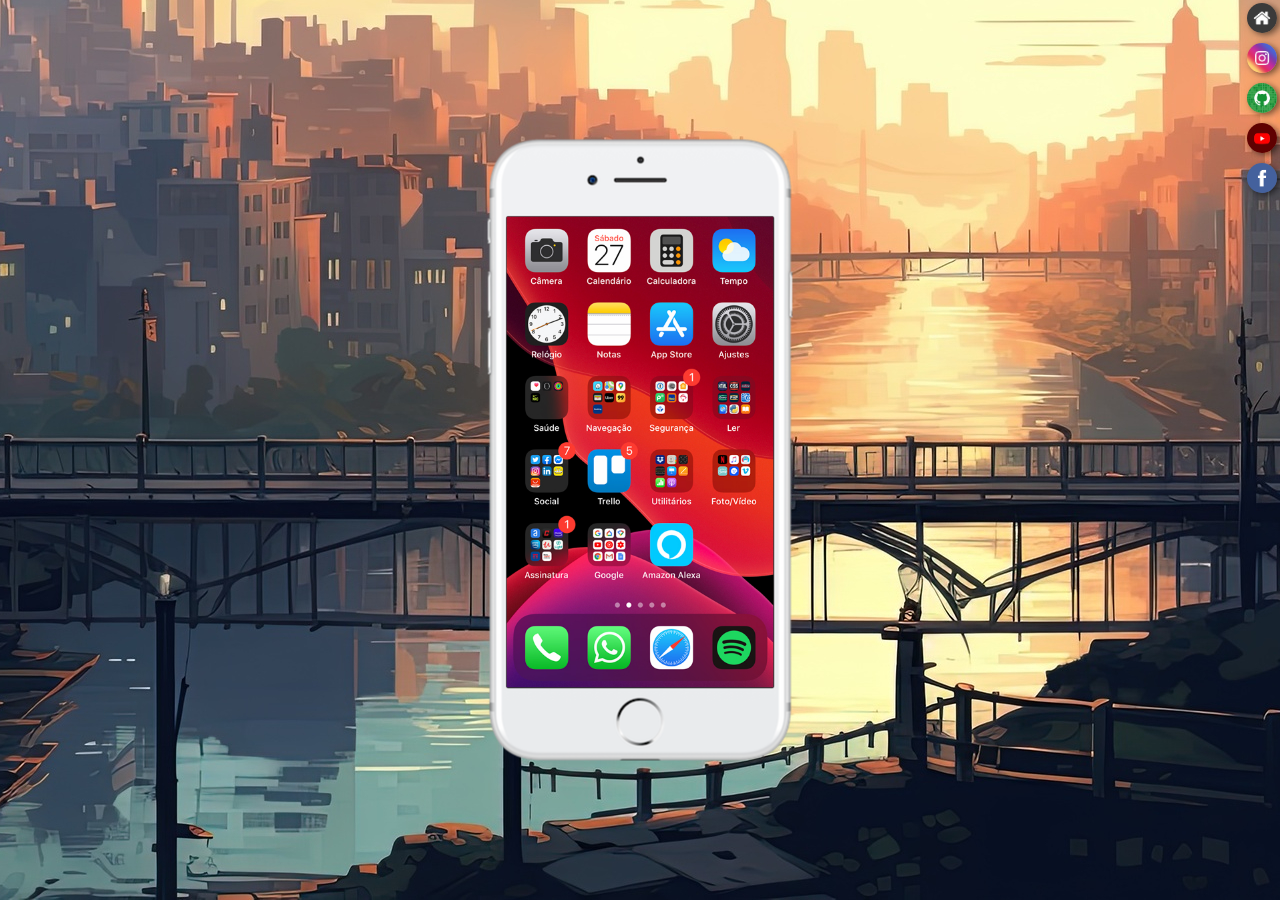
<file: index.html>
<!DOCTYPE html>
<html lang="pt-br">

<head>
    <meta charset="UTF-8">
    <meta name="viewport" content="width=device-width, initial-scale=1.0">
    <link rel="shortcut icon" href="imagens/favicon.ico" type="image/x-icon">
    <!-- <link rel="stylesheet" href="estilos/media-query.css"> -->
    <link rel="stylesheet" href="estilos/style.css">
    <title>Projeto Redes Sociais</title>
   
</head>

<body>
    <main>
    <section id="telefone">
        <iframe src="home.html" name="tela" id="tela" frameborder="0">
            Ops, parece que seu navegador não é compatível com isso!
        </iframe>
    </section>
    <section id="redesSociais">
        <a href="home.html" target="tela"><img src="imagens/logo-home.jpg" alt="Home"></a><br>
      <a href="instagram.html" target="tela"><img src="imagens/logo-instagram.jpg" alt="Instagram"></a><br>
      <a href="github.html" target="tela"><img src="imagens/logo-github.jpg" alt="Github"></a><br>
      <a href="youtube.html" target="tela"><img src="imagens/logo-youtube.jpg" alt="Youtube"></a><br>
      <a href="facebook.html" target="tela"><img src="imagens/logo-facebook.jpg" alt="Facebook"></a><br>
    </section>
    </main>
</body>
</html>
</file>
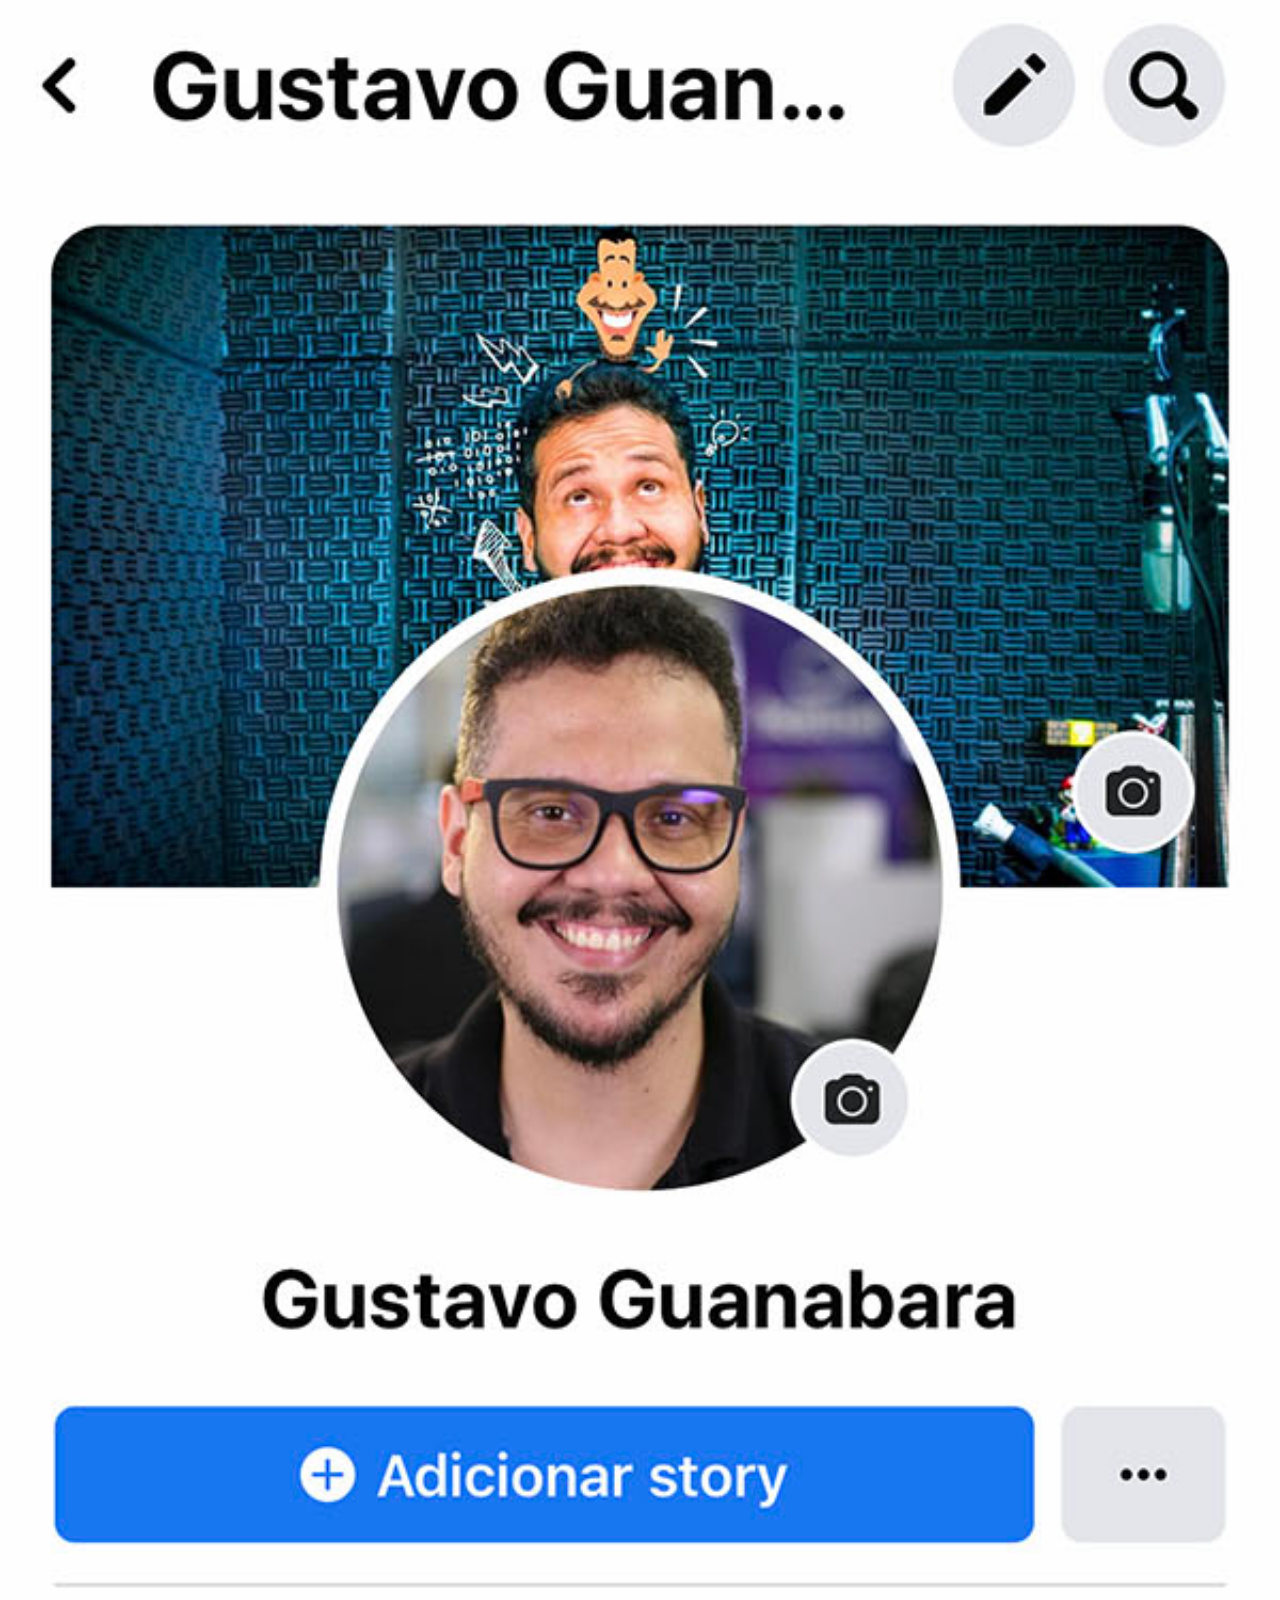
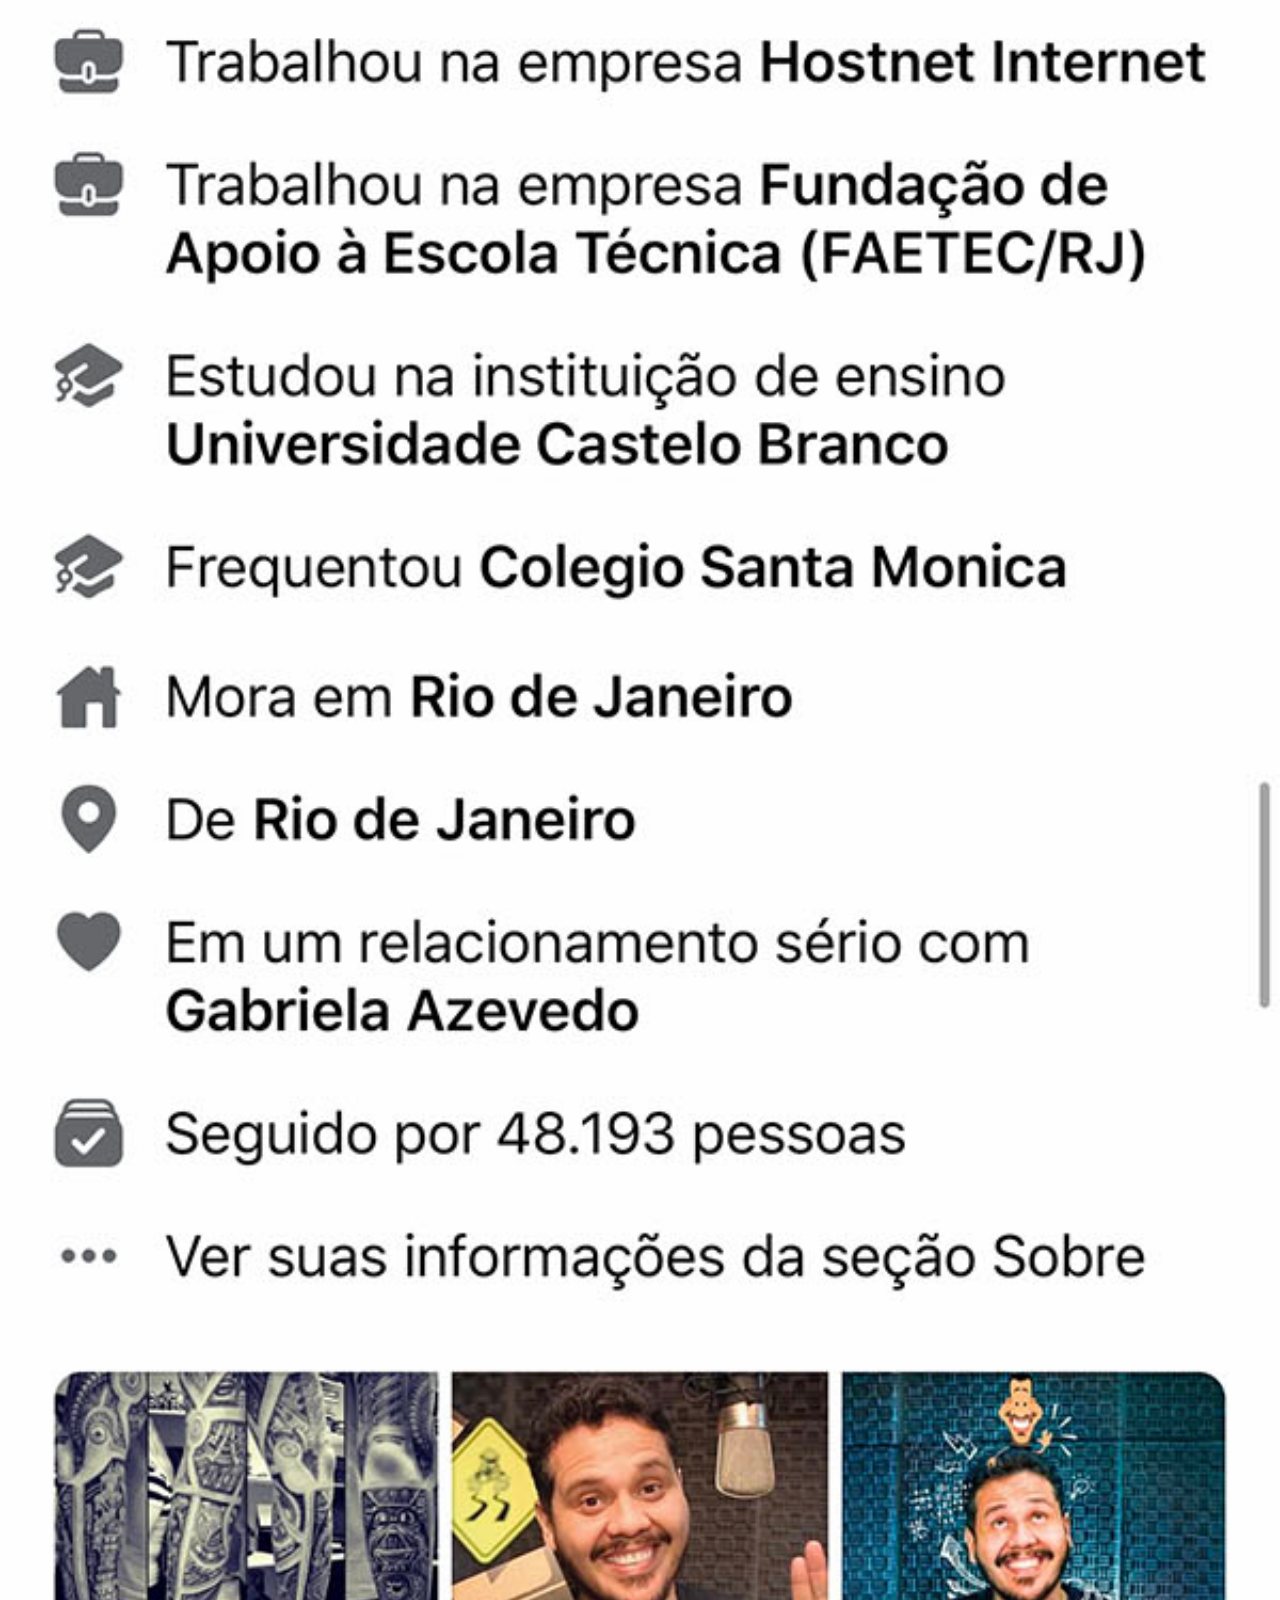
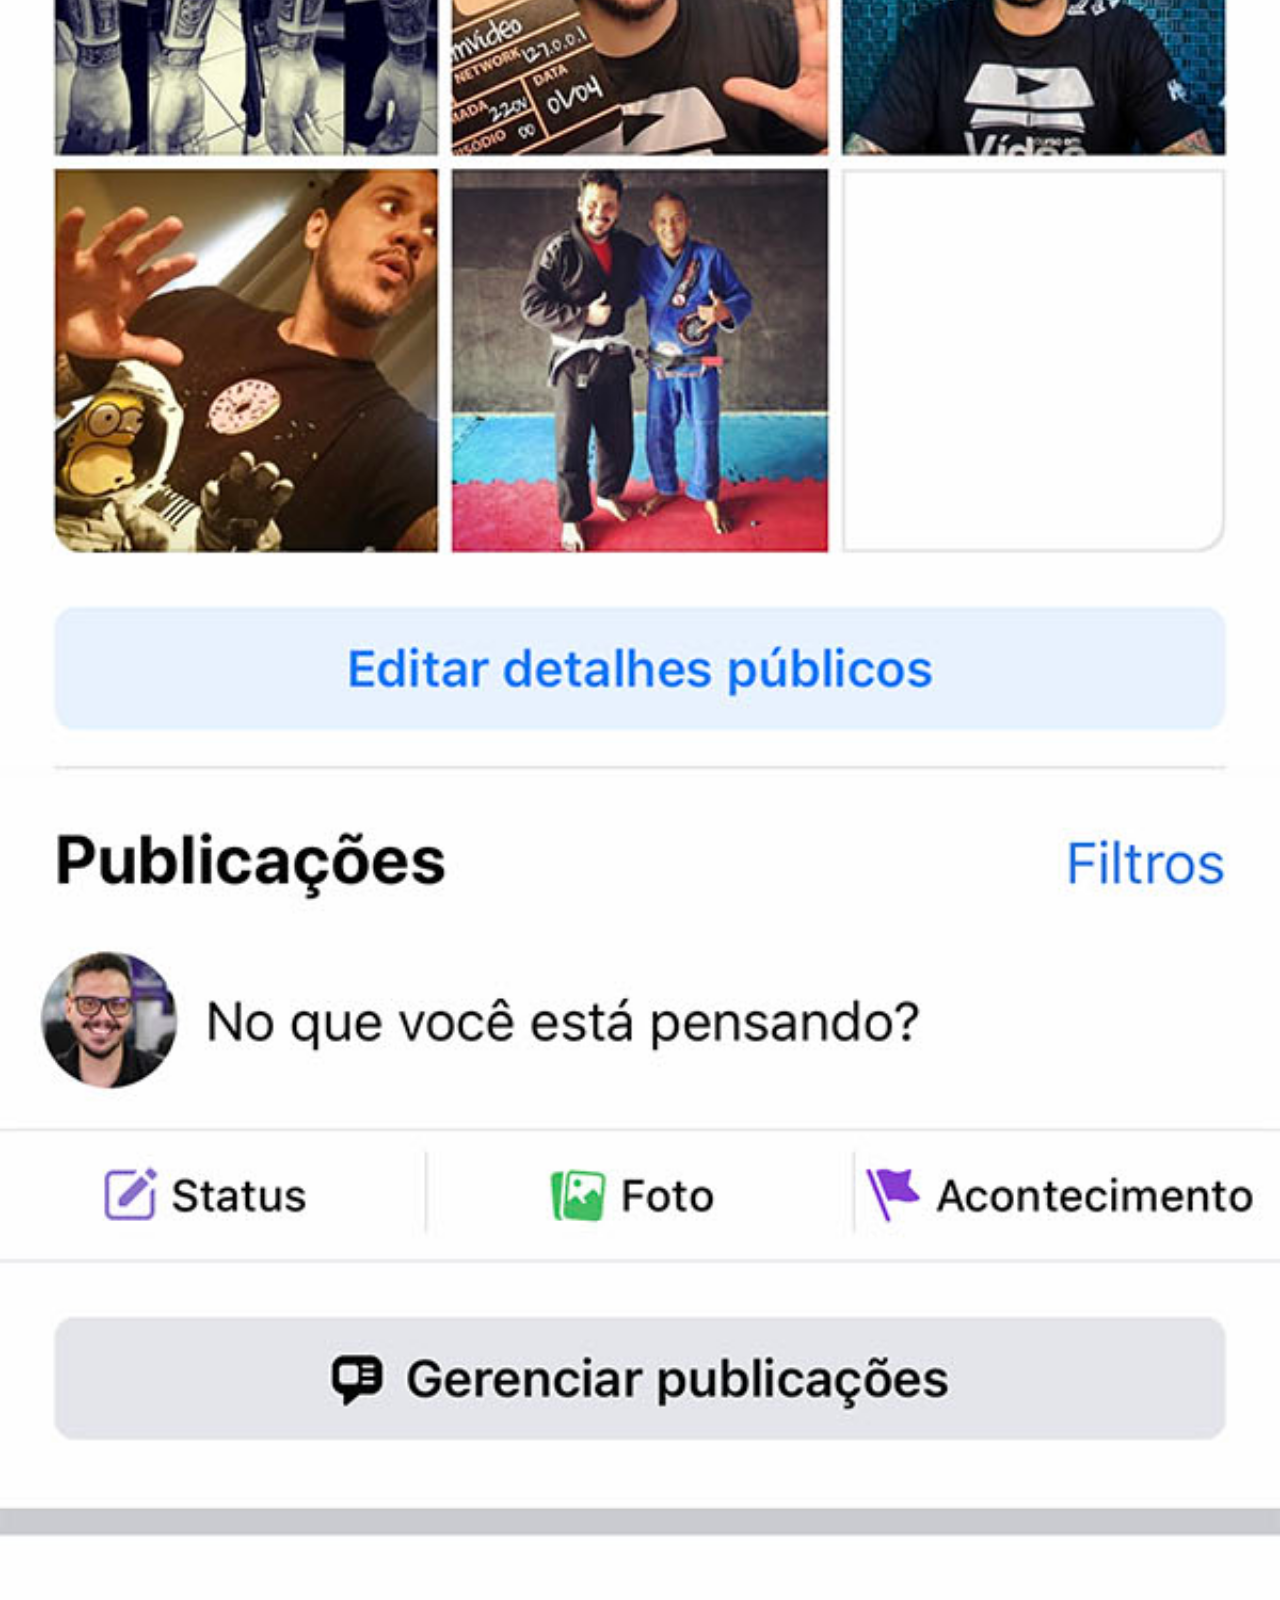
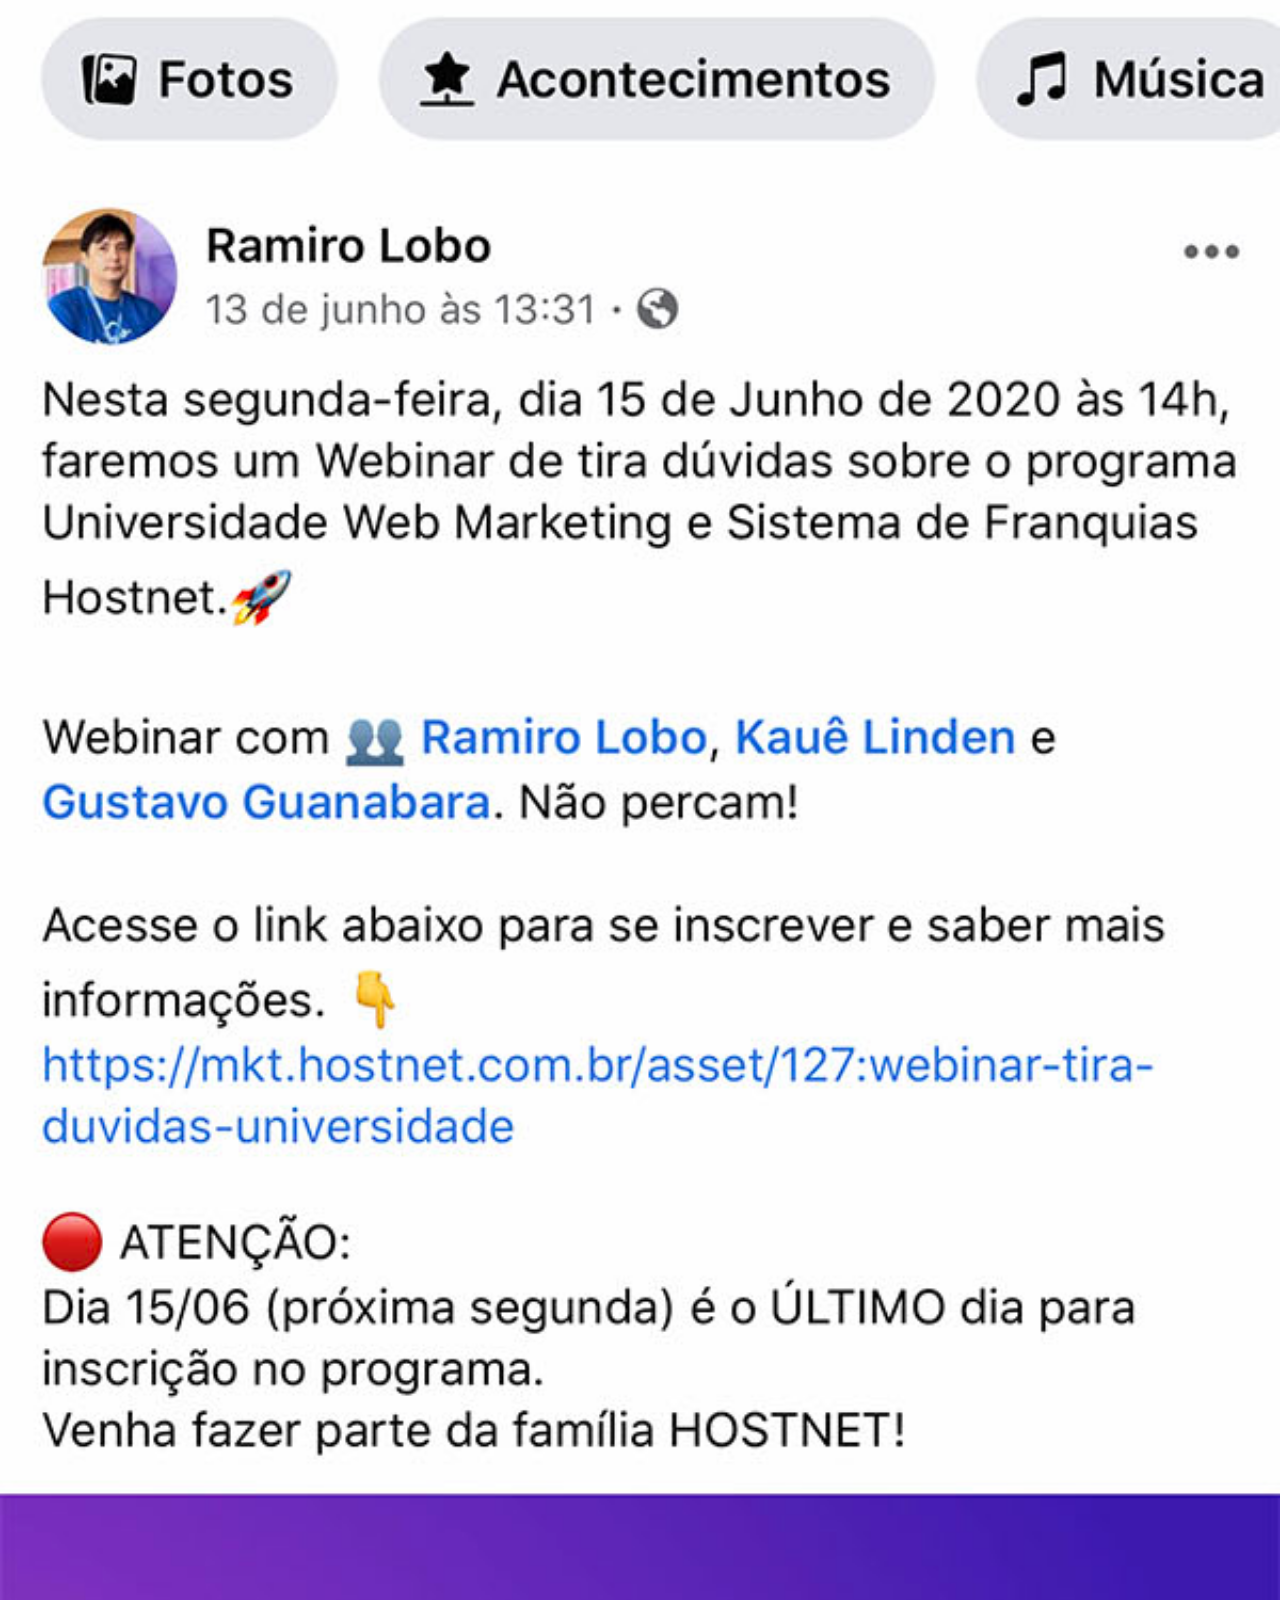
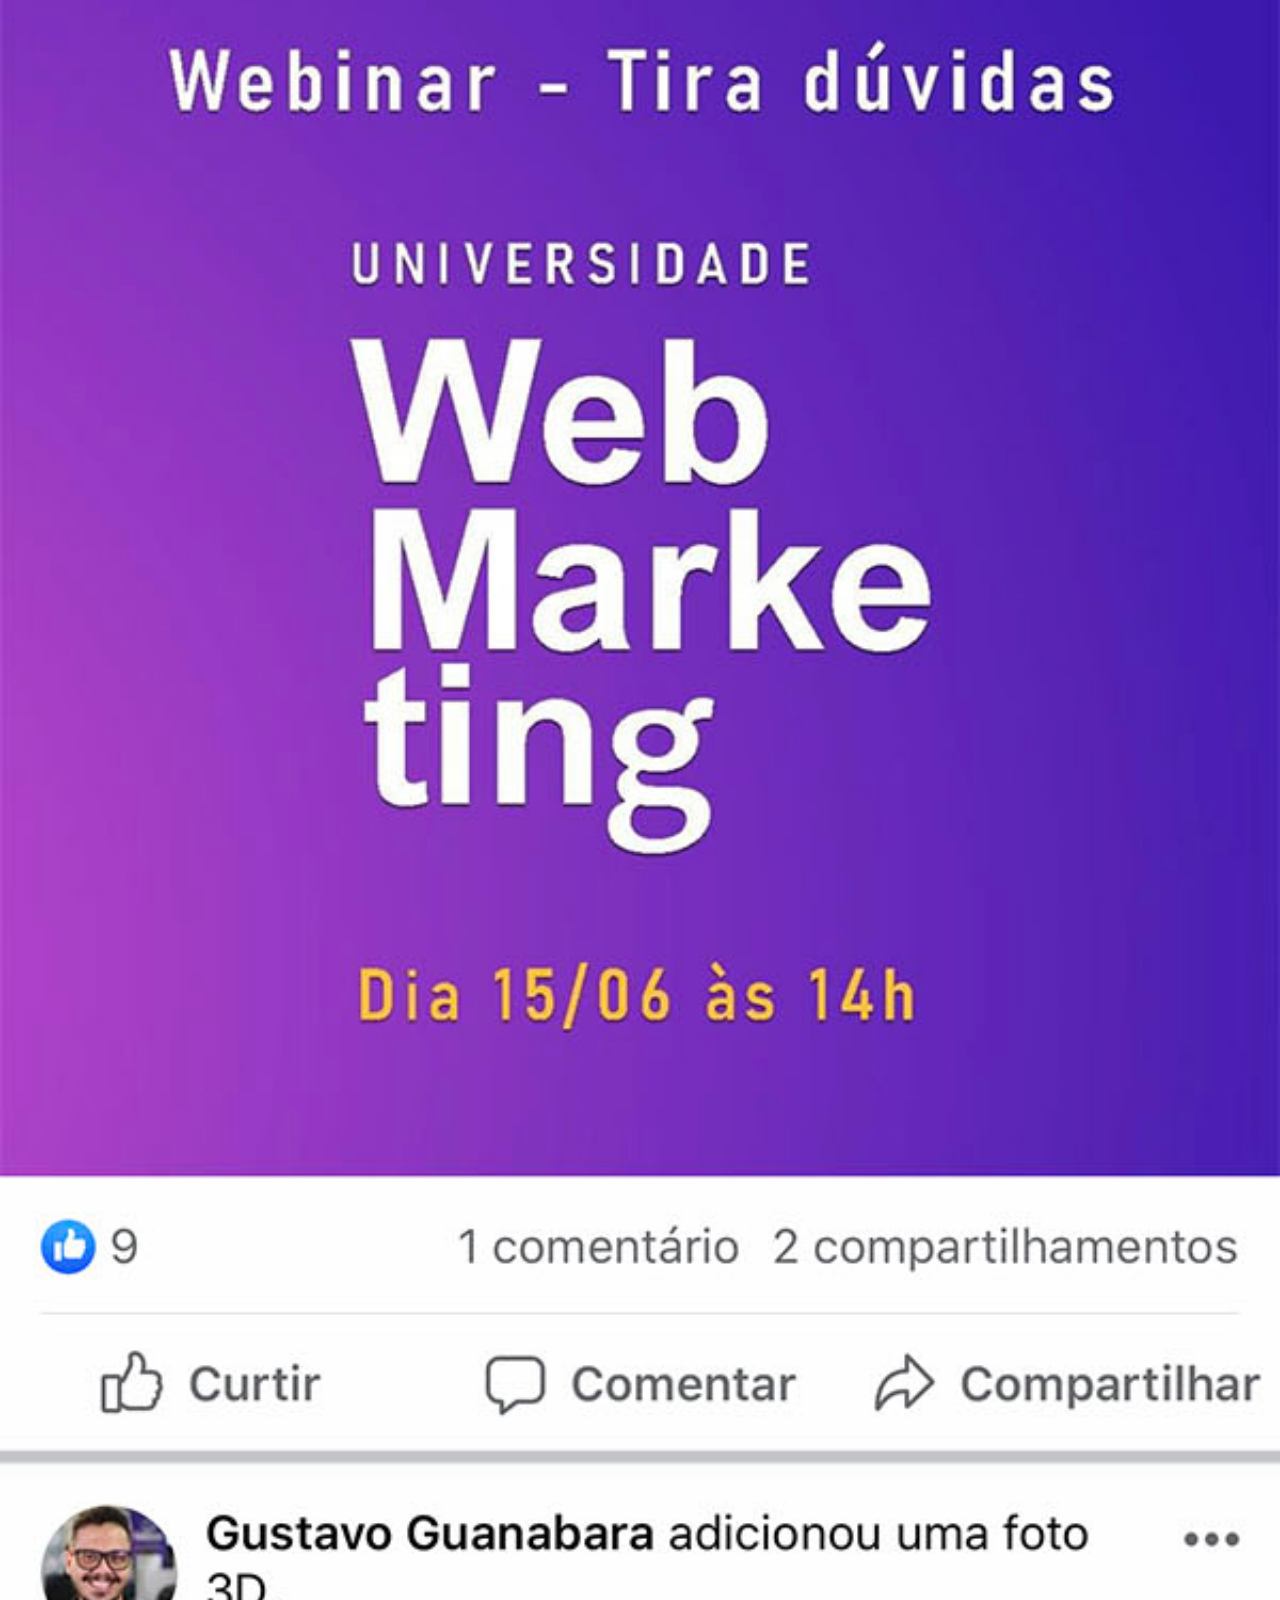
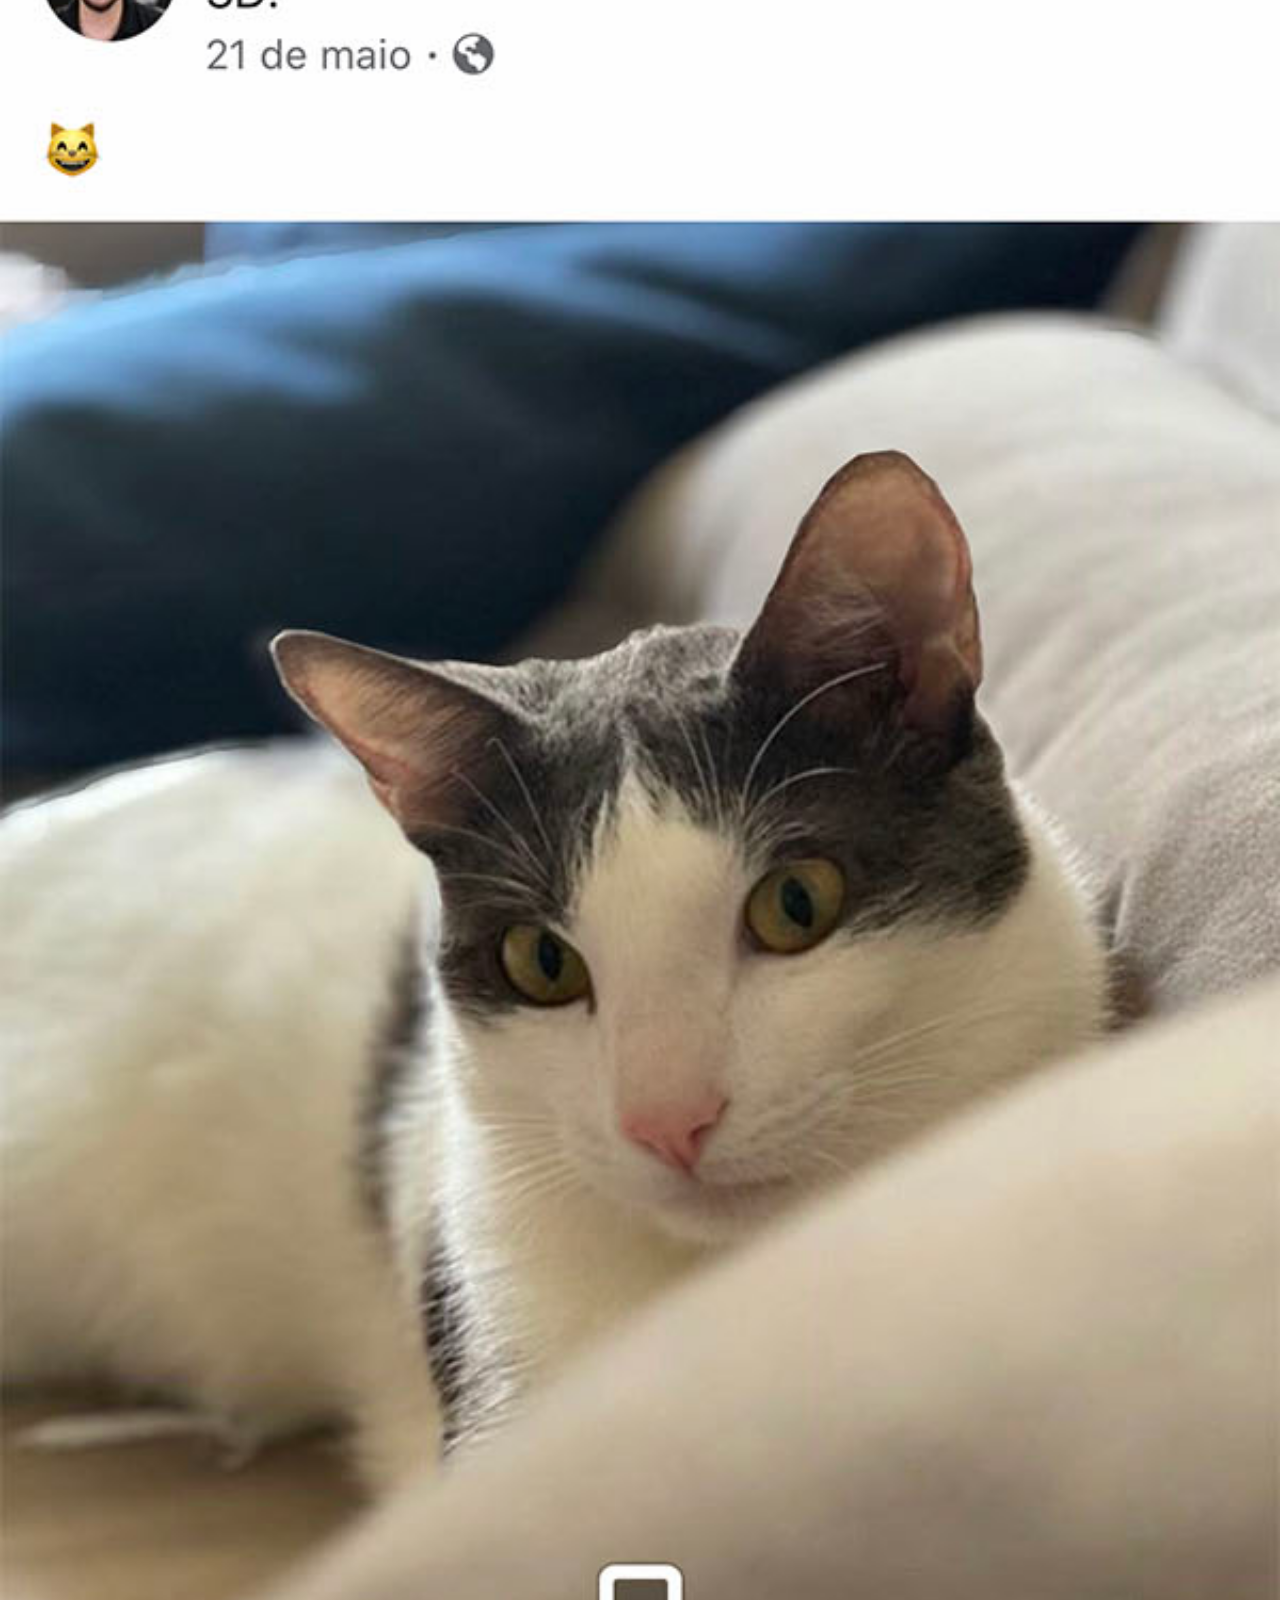
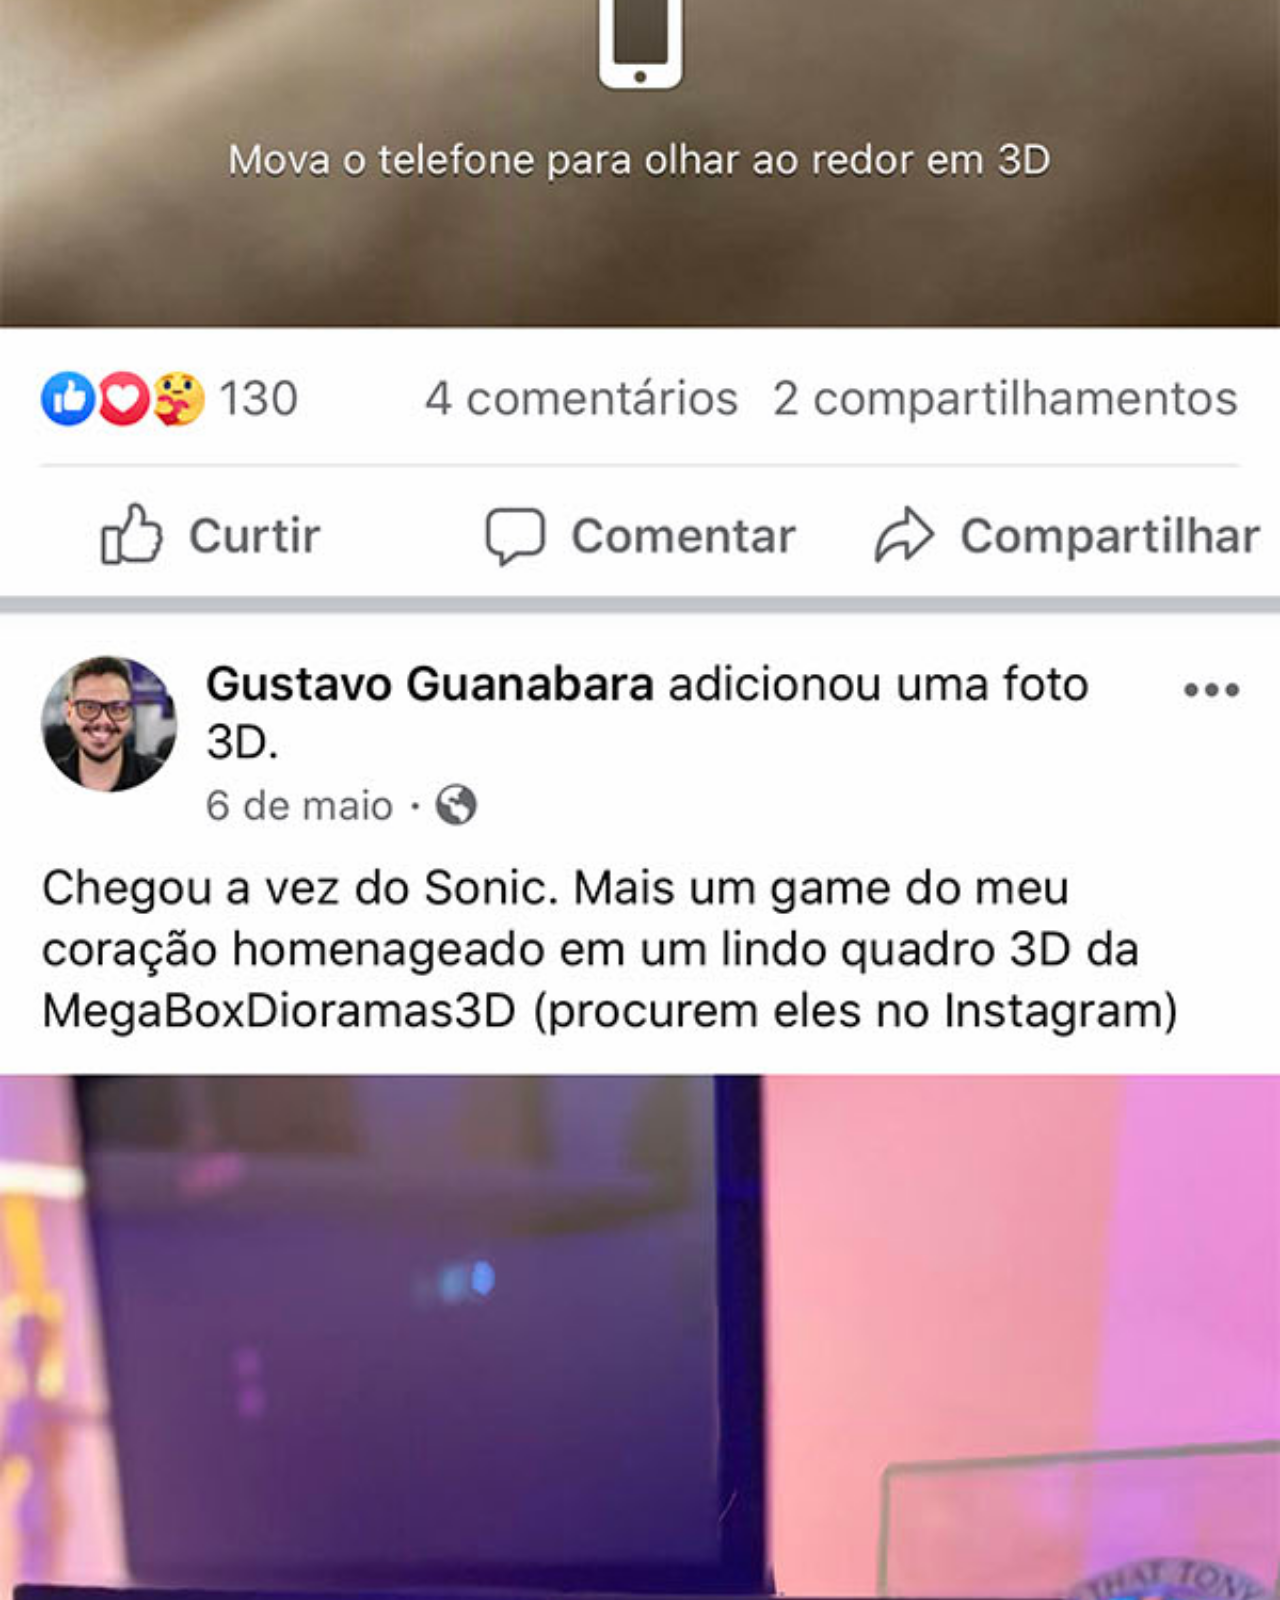
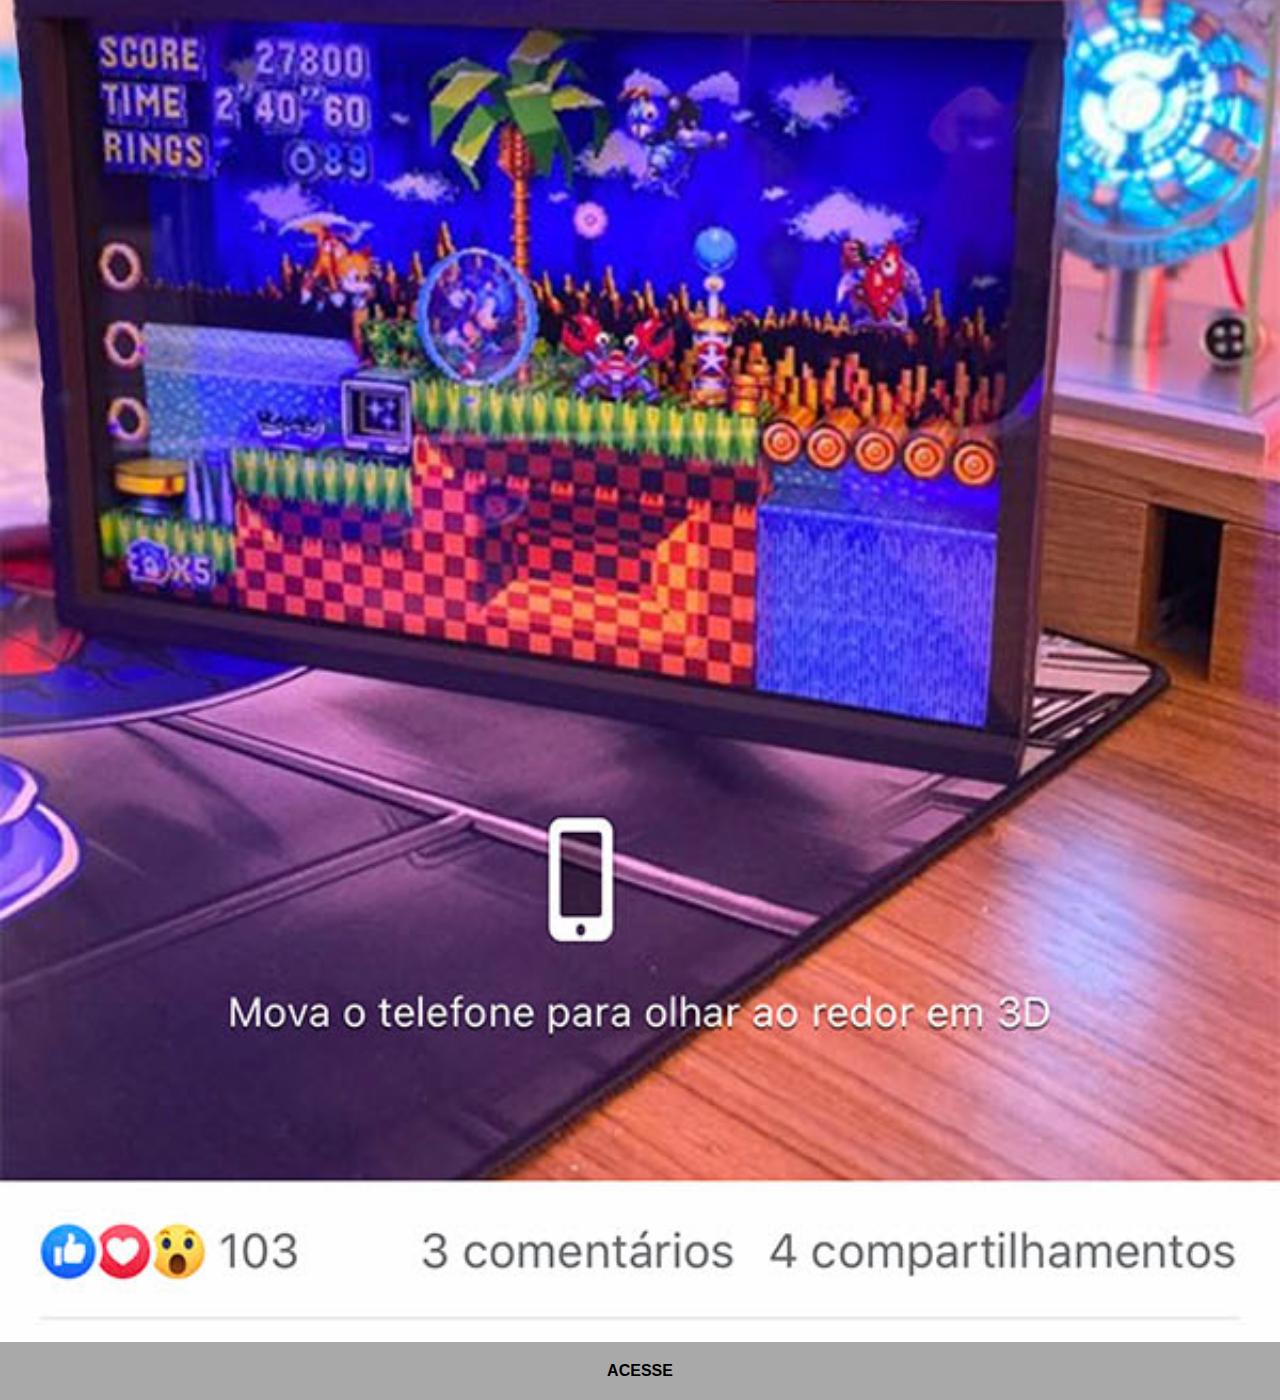
<file: facebook.html>
<!DOCTYPE html>
<html lang="pt-br">
<head>
    <meta charset="UTF-8">
    <meta name="viewport" content="width=device-width, initial-scale=1.0">
    <link rel="stylesheet" href="estilos/social.css">
    <title>Facebook</title>
</head>
<body>
    <img src="imagens/tela-facebook.jpg" alt="Facebook">
    <a href="https://www.facebook.com/gustavoguanabara/?locale=pt_BR" target="_blank">ACESSE</a>
</body>
</html>
</file>
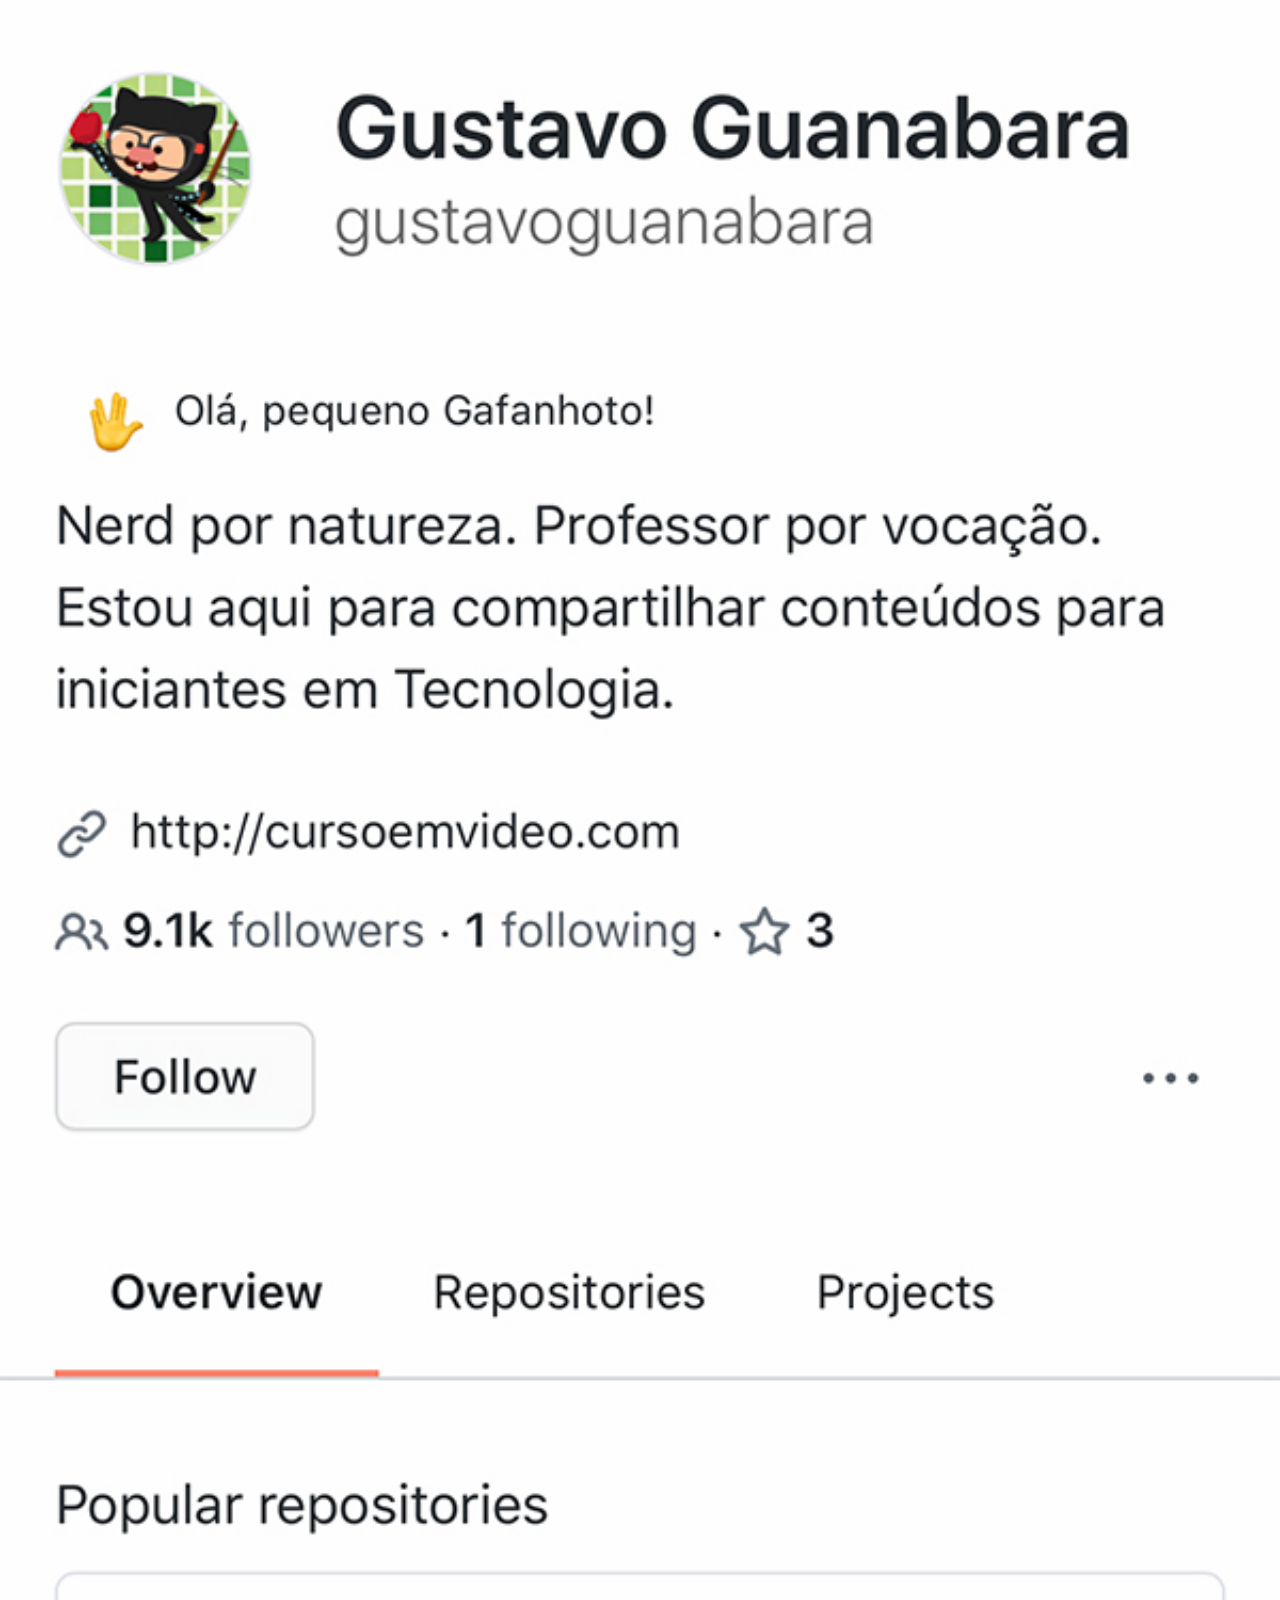
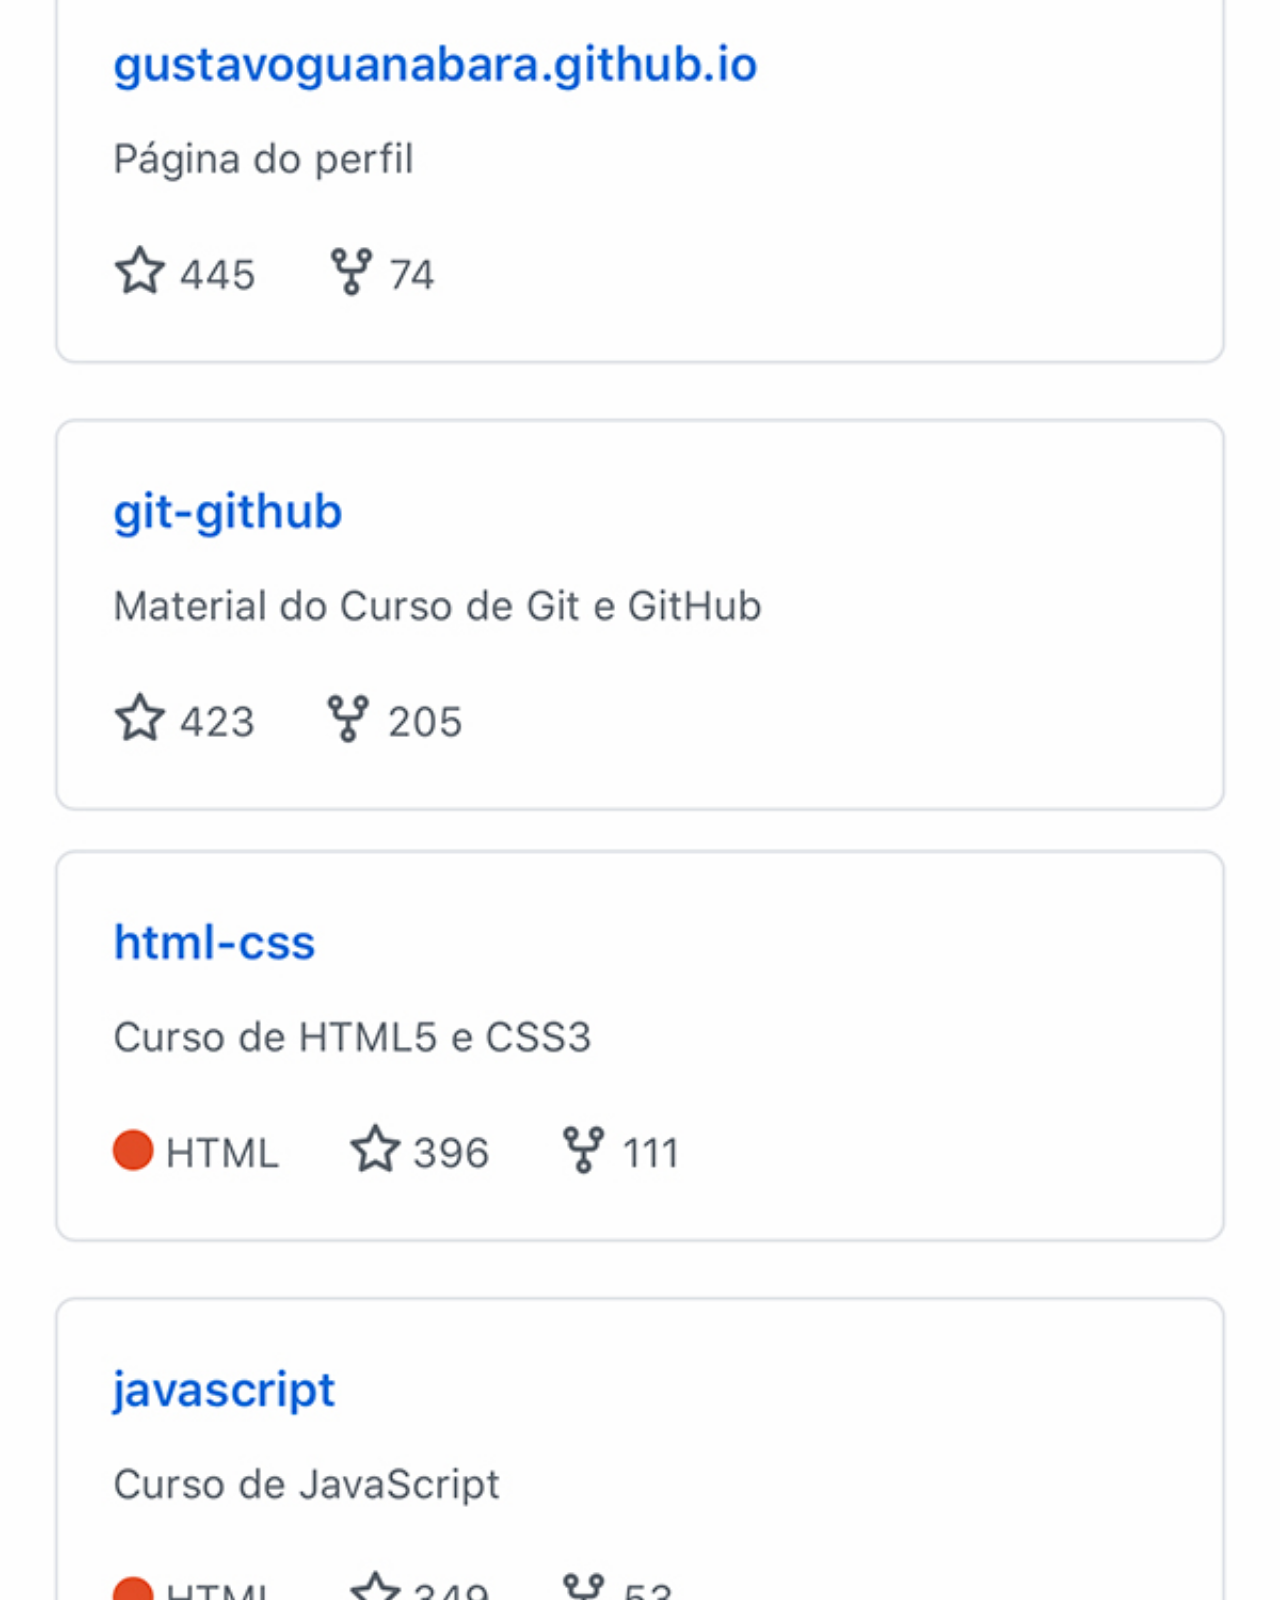
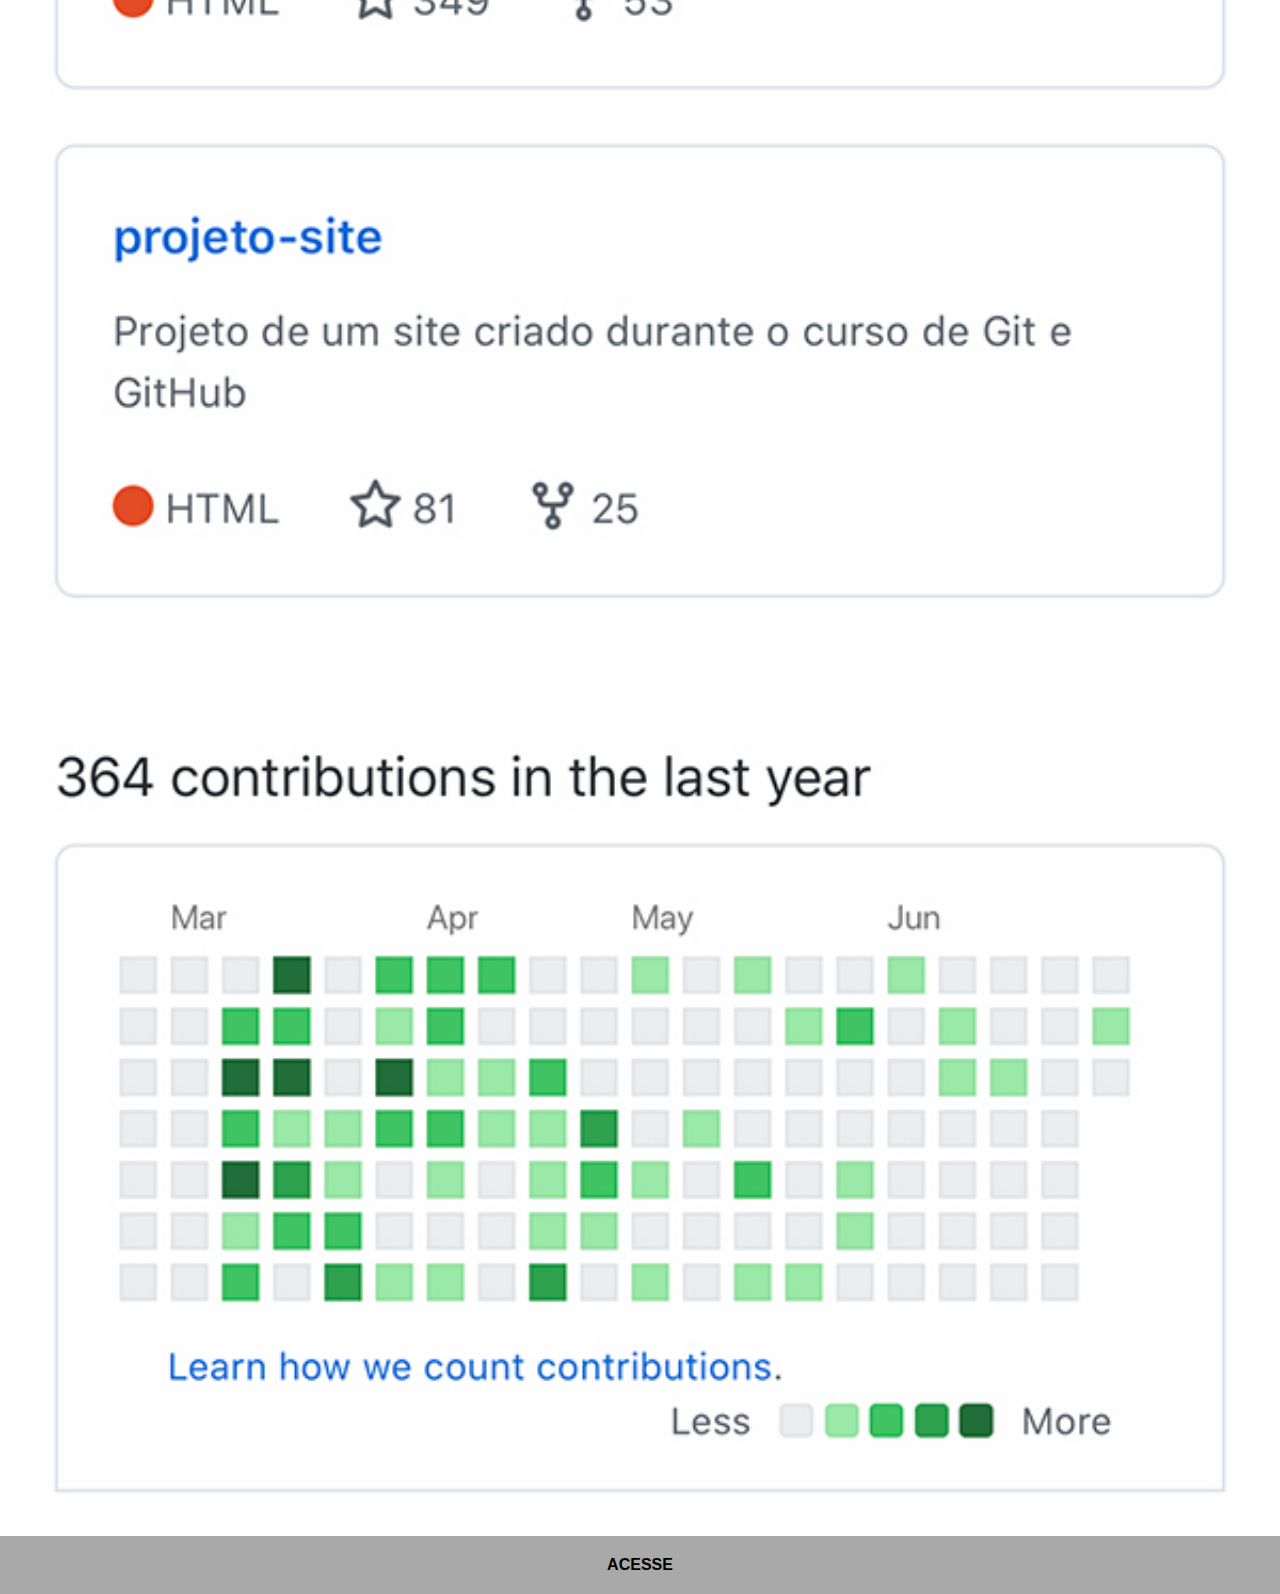
<file: github.html>
<!DOCTYPE html>
<html lang="pt-br">
<head>
    <meta charset="UTF-8">
    <meta name="viewport" content="width=device-width, initial-scale=1.0">
    <link rel="stylesheet" href="estilos/social.css">
    <title>GitHub</title>
</head>
<body>
    <img src="imagens/tela-github.jpg" alt="GitHub">
    <a href="https://github.com/gustavoguanabara" target="_blank">ACESSE</a>
</body>
</html>
</file>
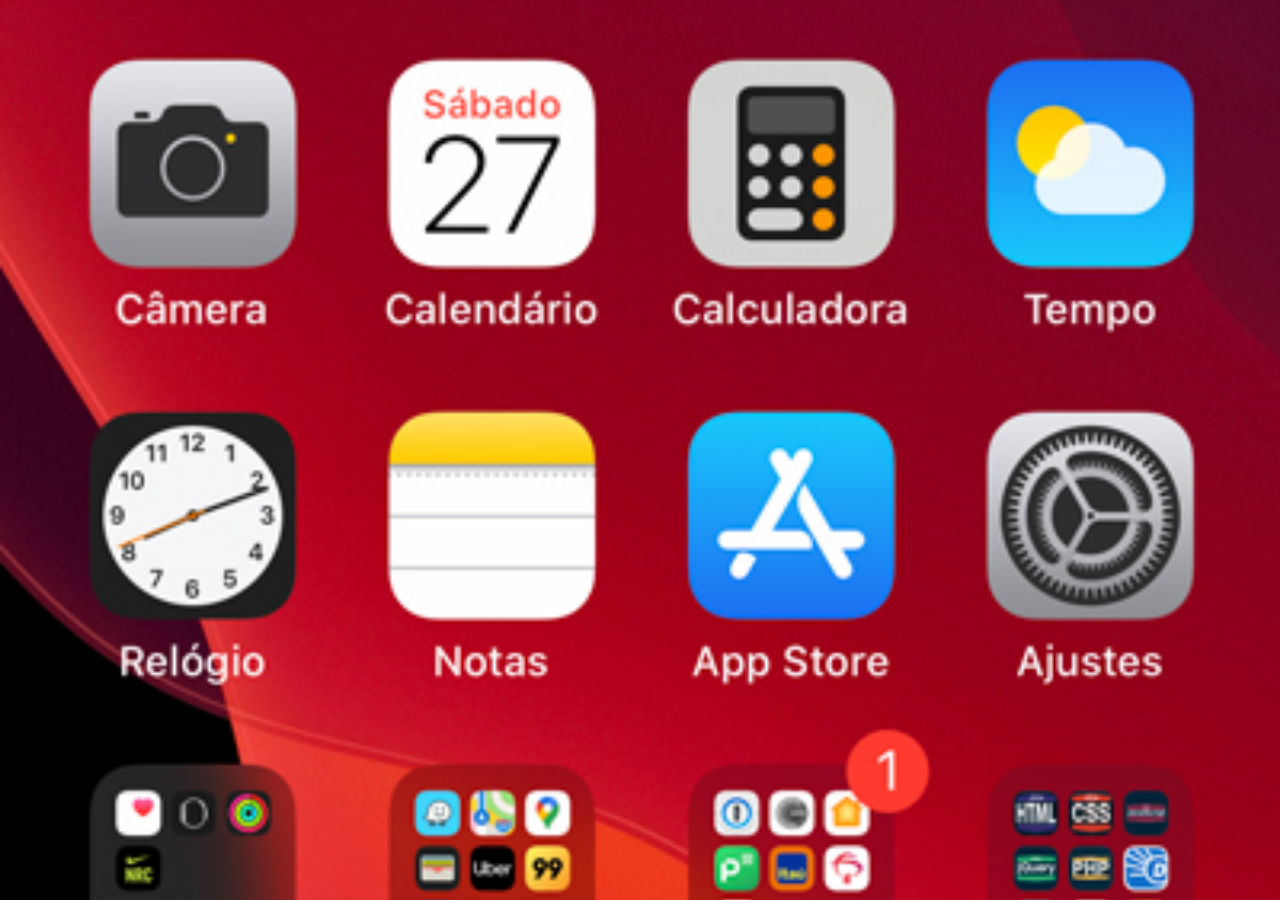
<file: home.html>
<!DOCTYPE html>
<html lang="pt-br">
<head>
    <meta charset="UTF-8">
    <meta name="viewport" content="width=device-width, initial-scale=1.0">
    <title>Home</title>
</head>
<style>
    *{
        margin: 0px;
        padding: 0px;
    }
    body{
        width: 100vw;
        height: 100vh;
        background: black url('imagens/tela-home.jpg') no-repeat top center;
        background-size: cover;
    }
</style>
<body>

</body>
</html>
</file>
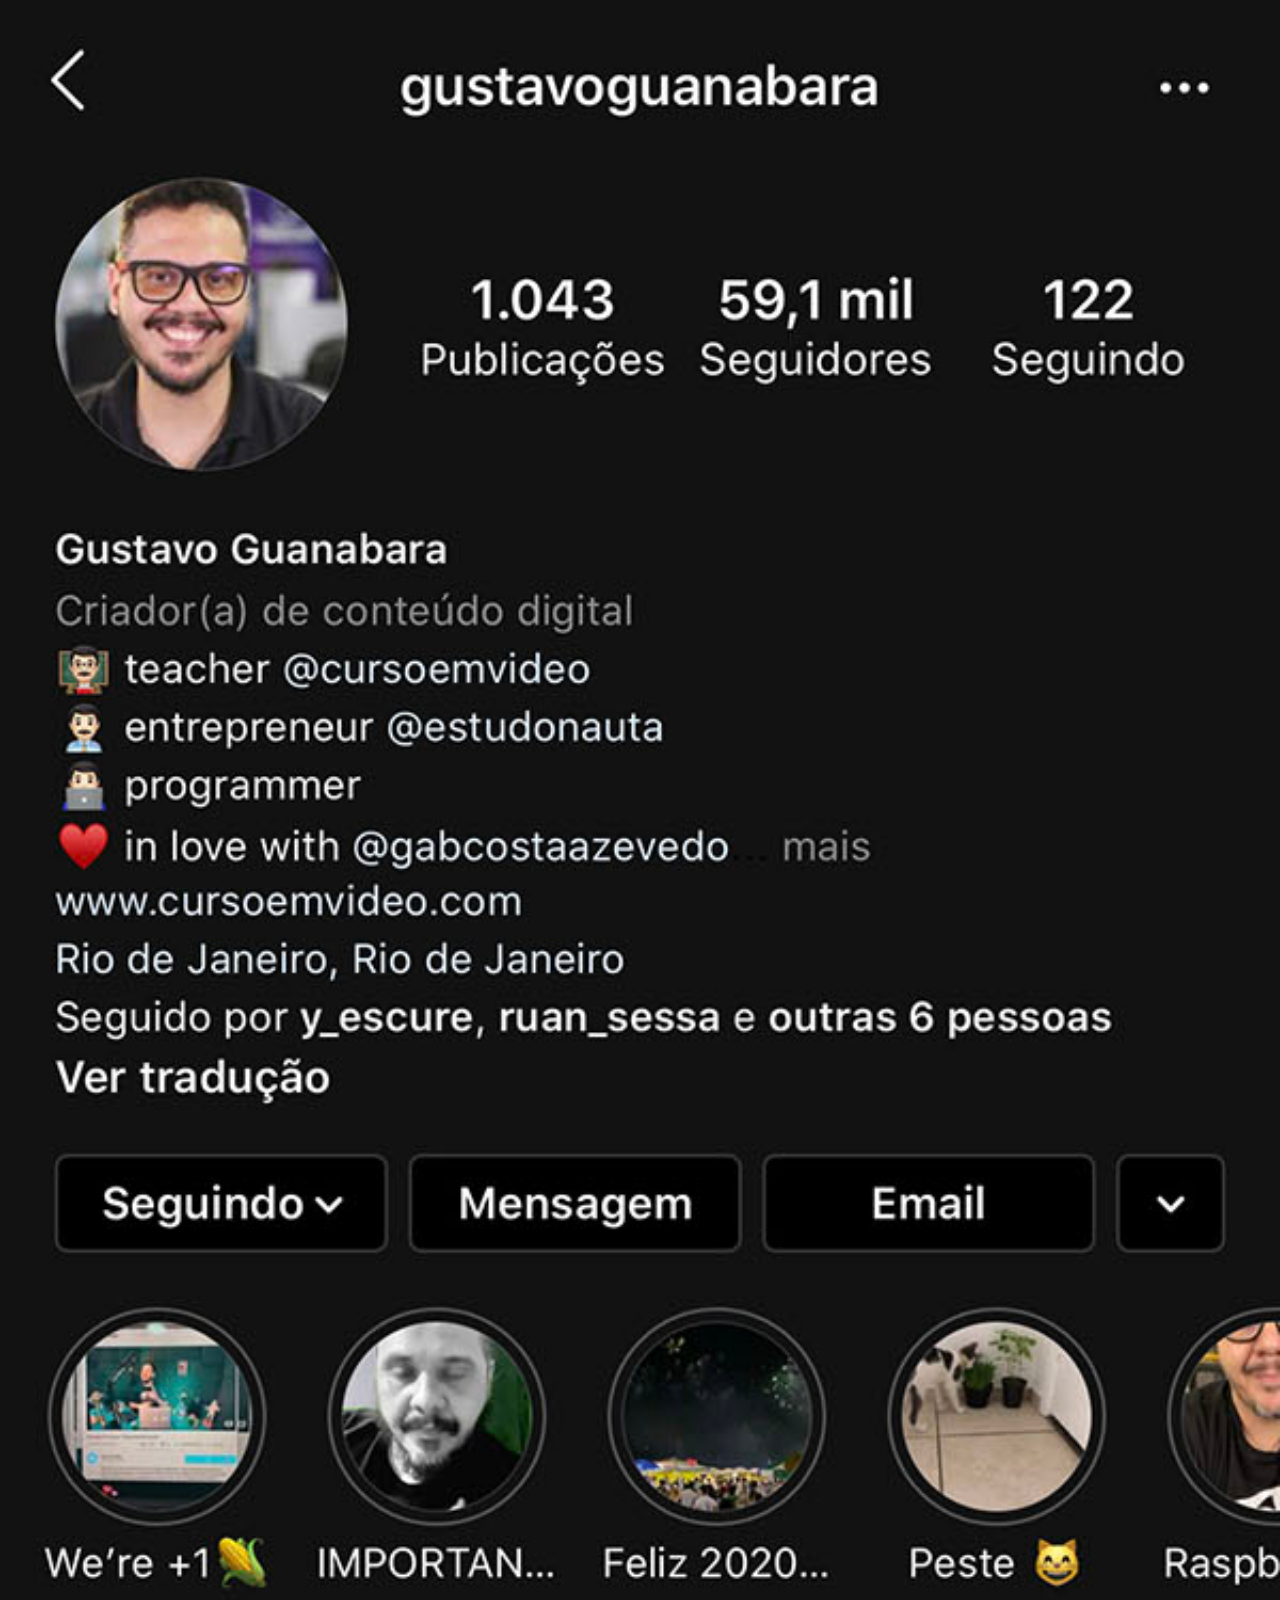
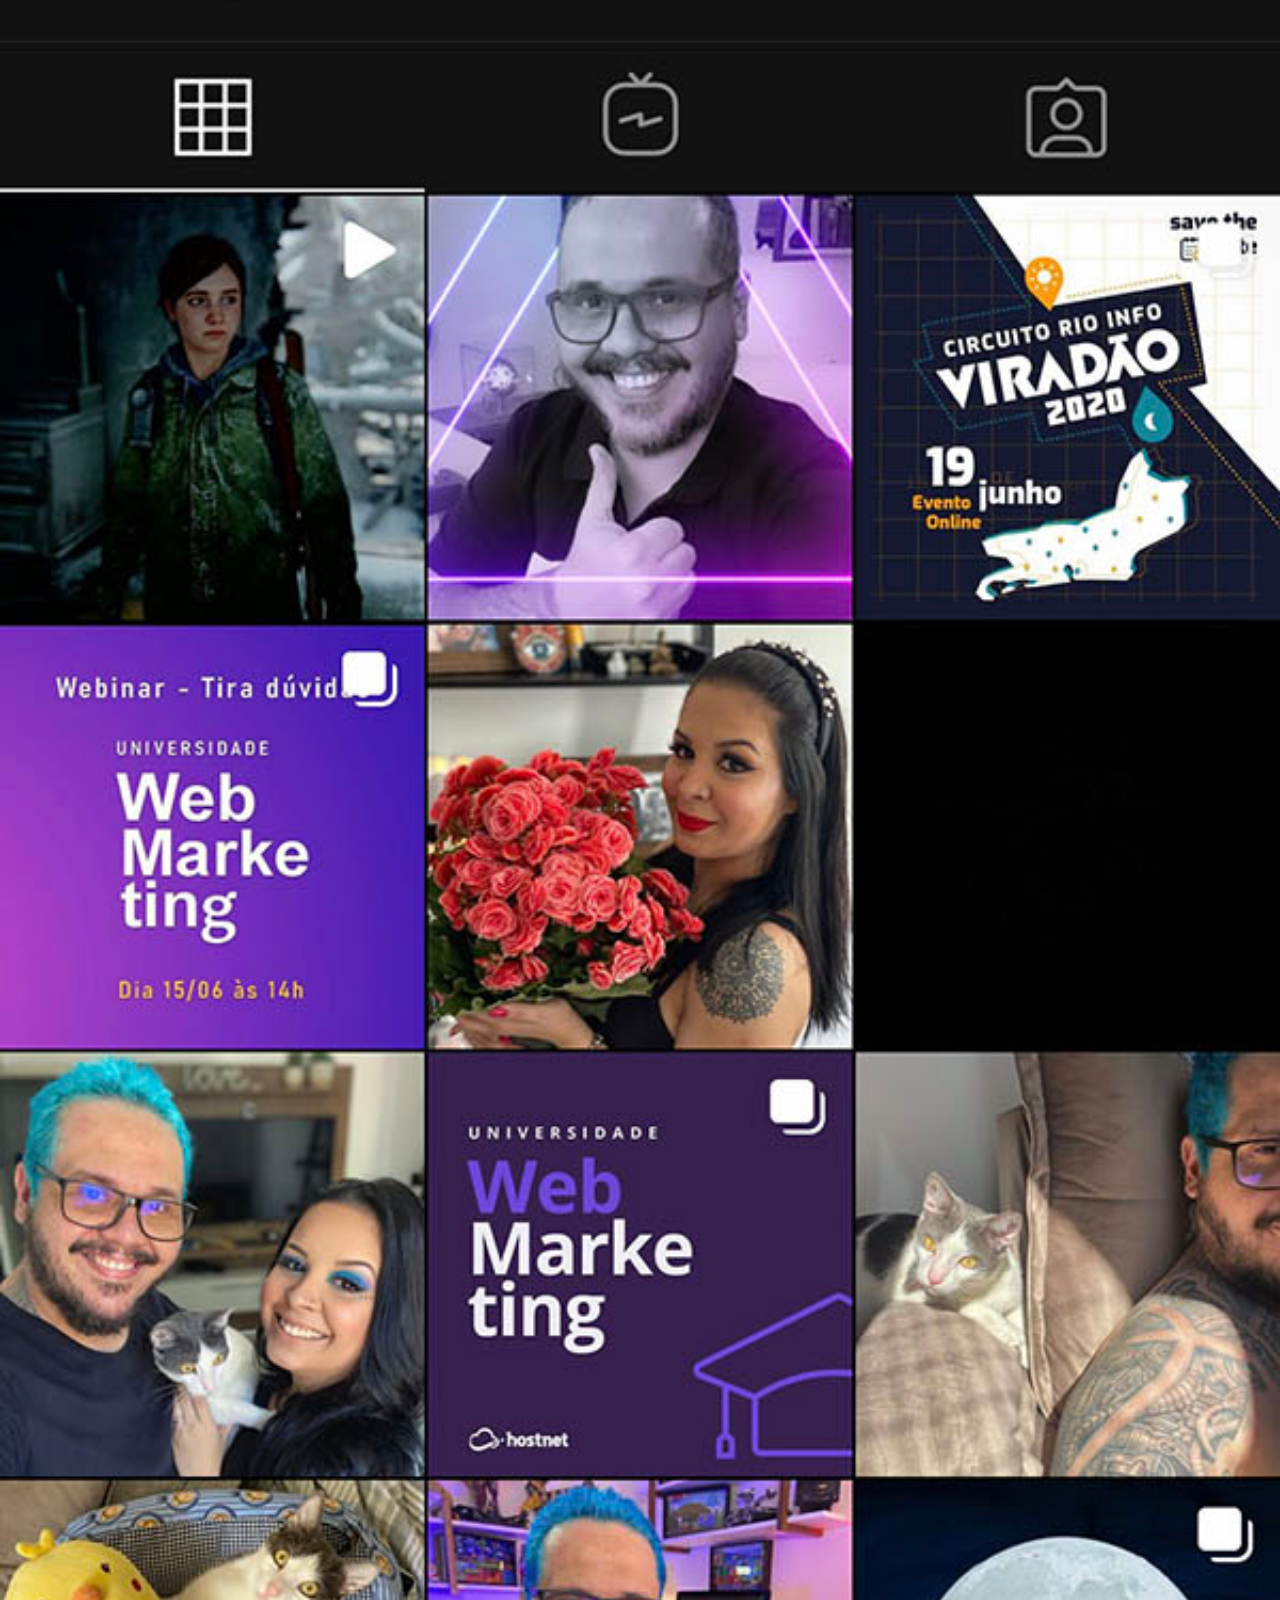
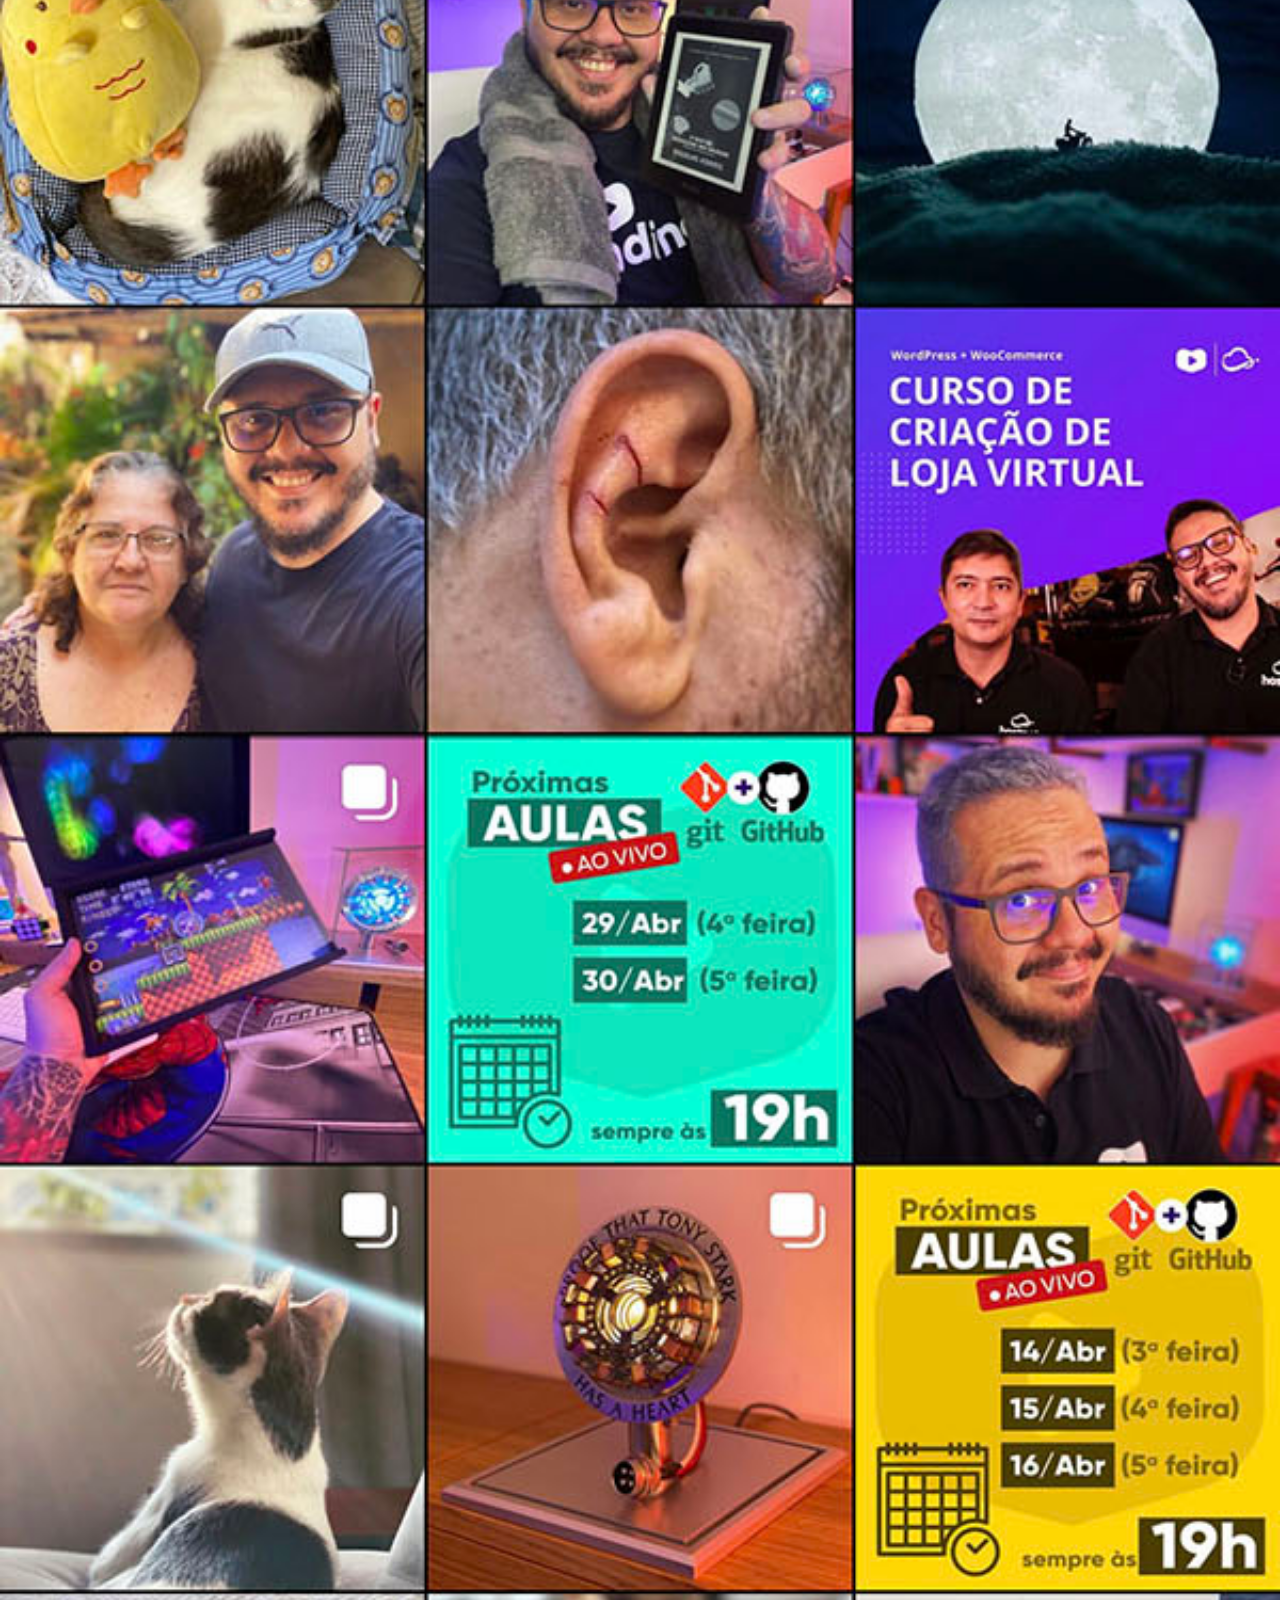
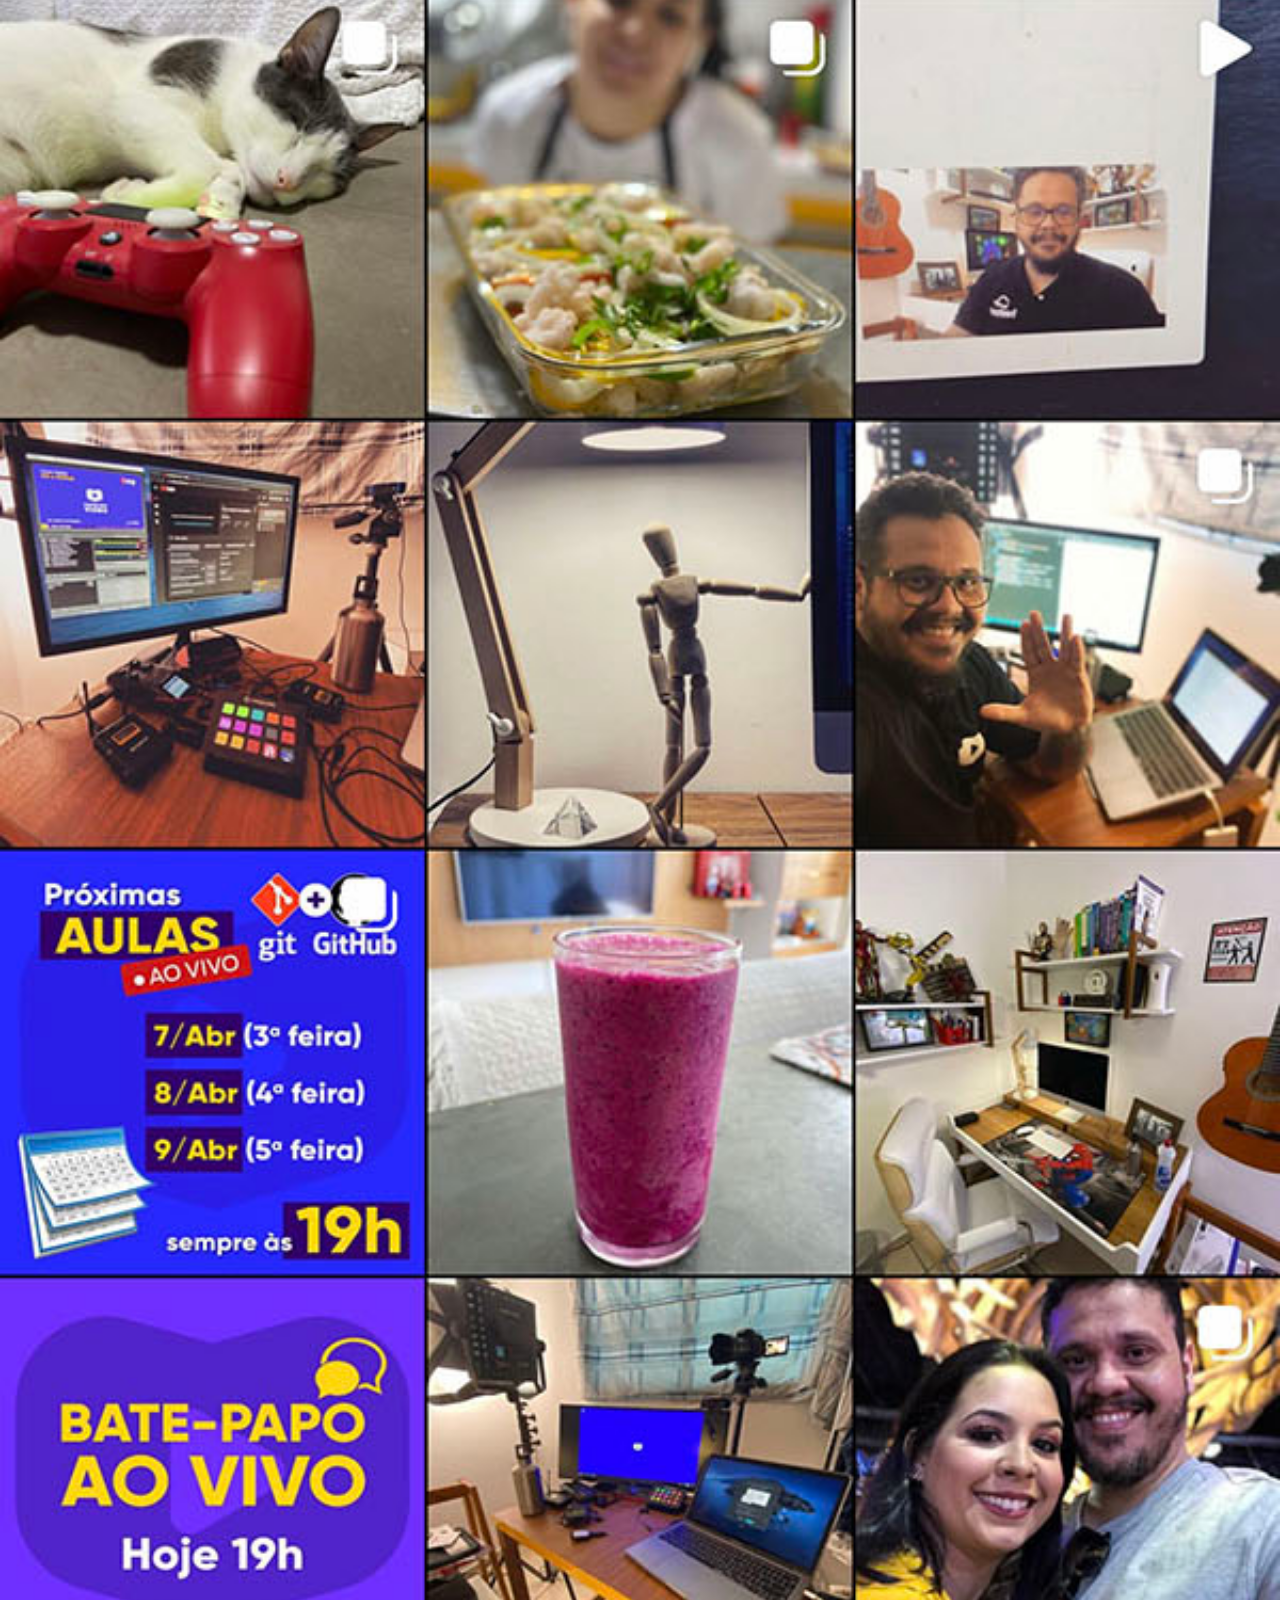
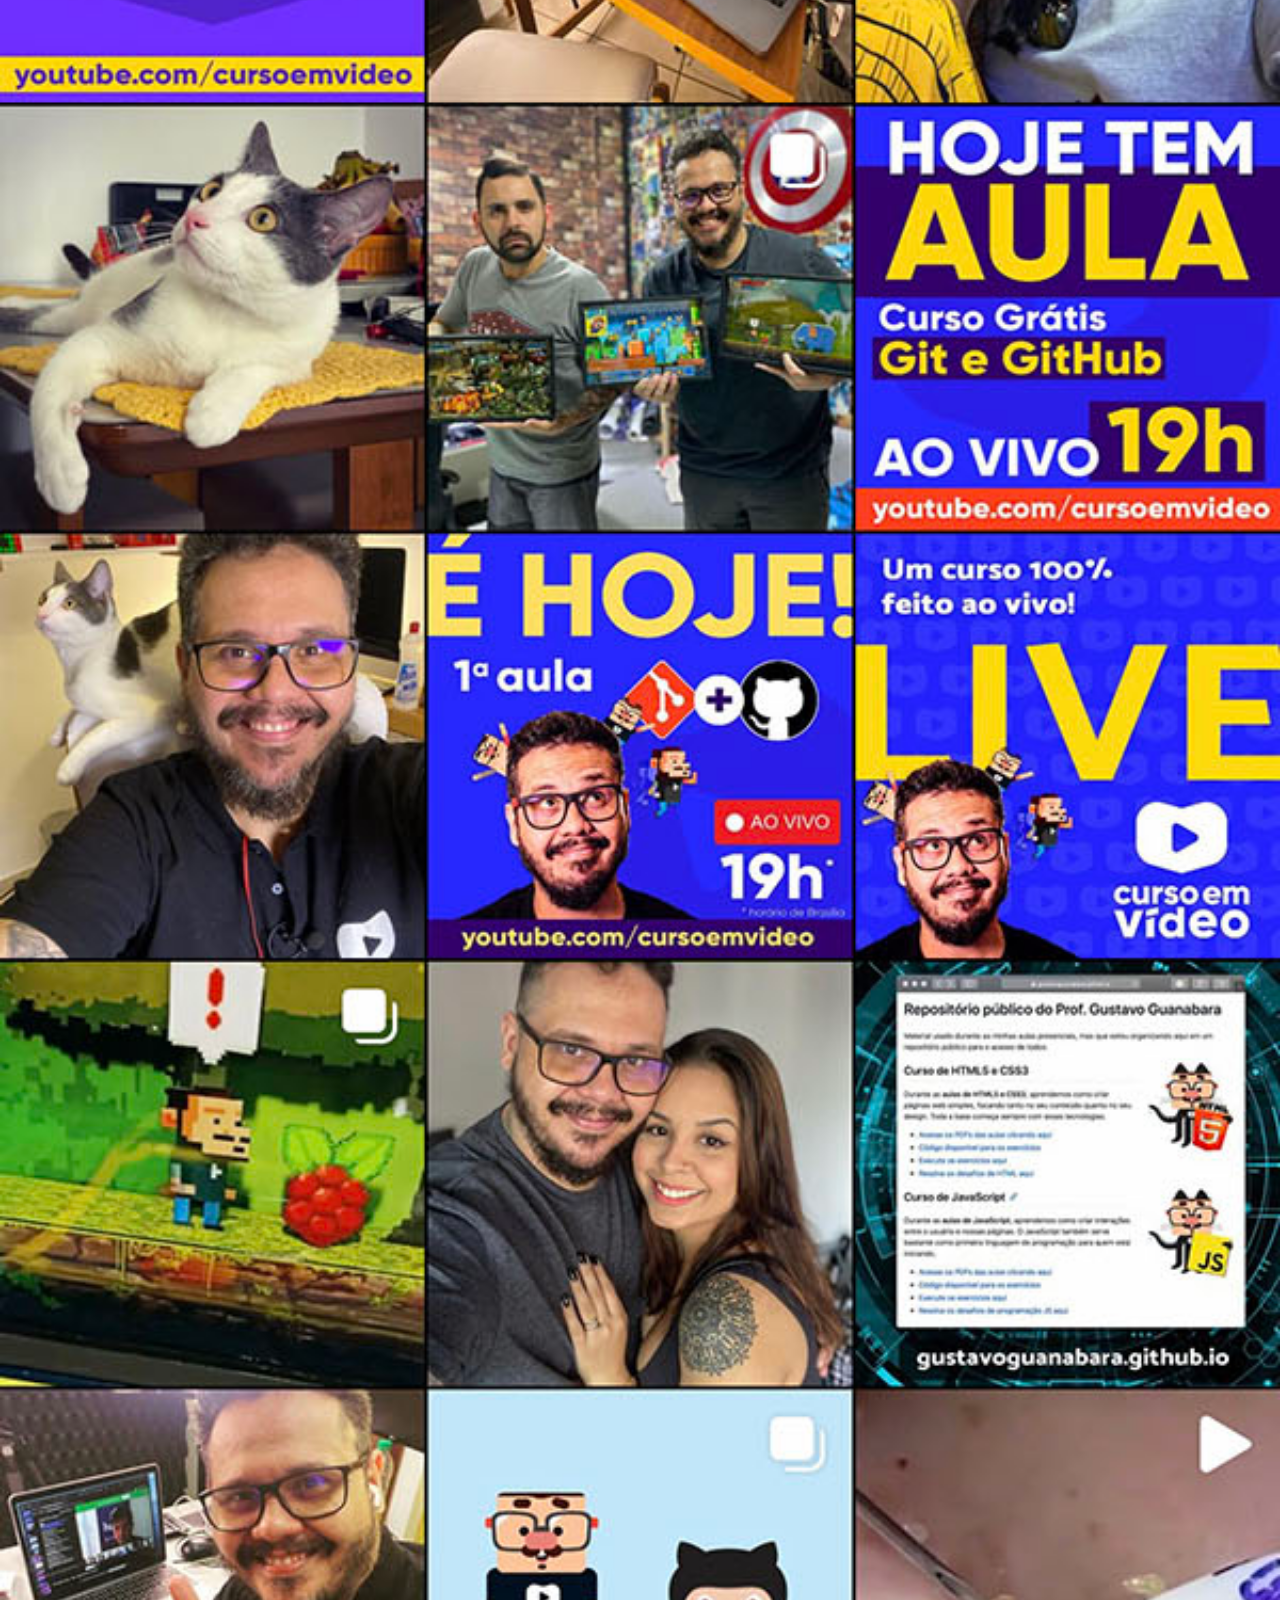
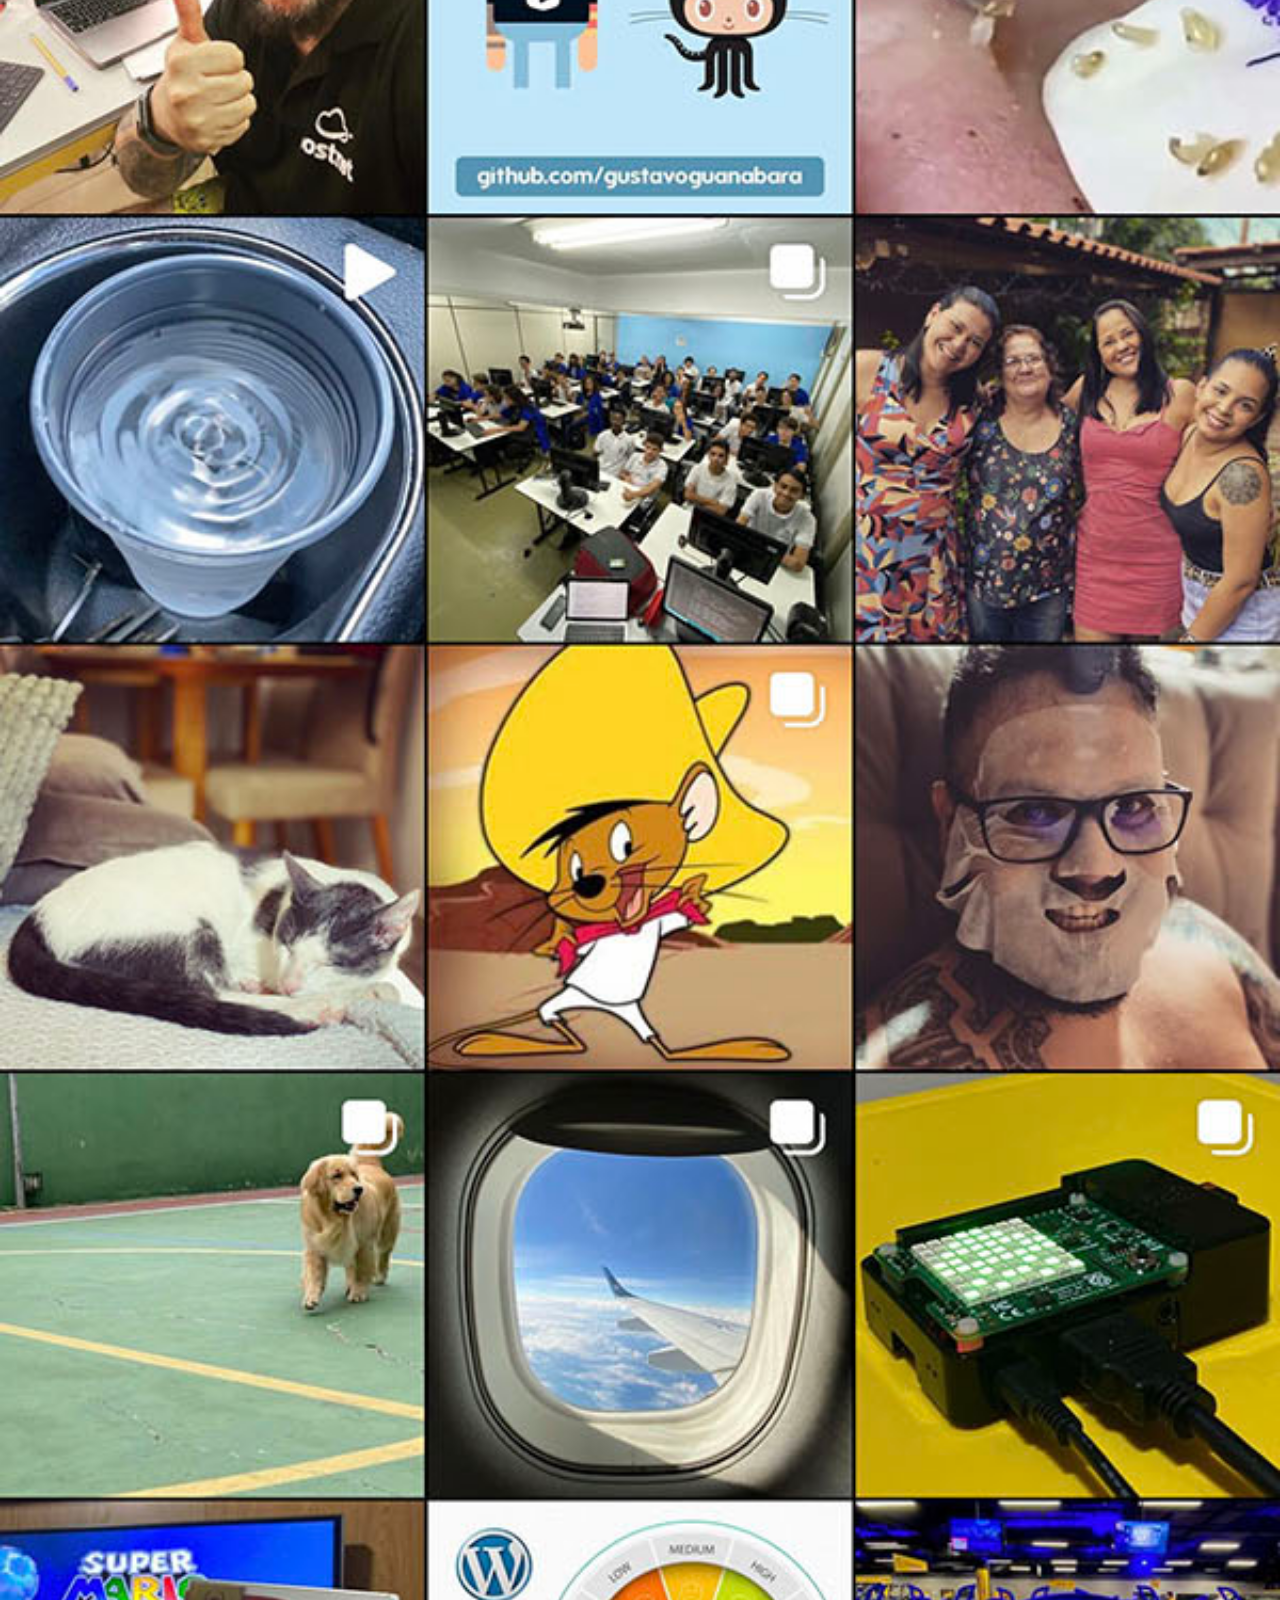
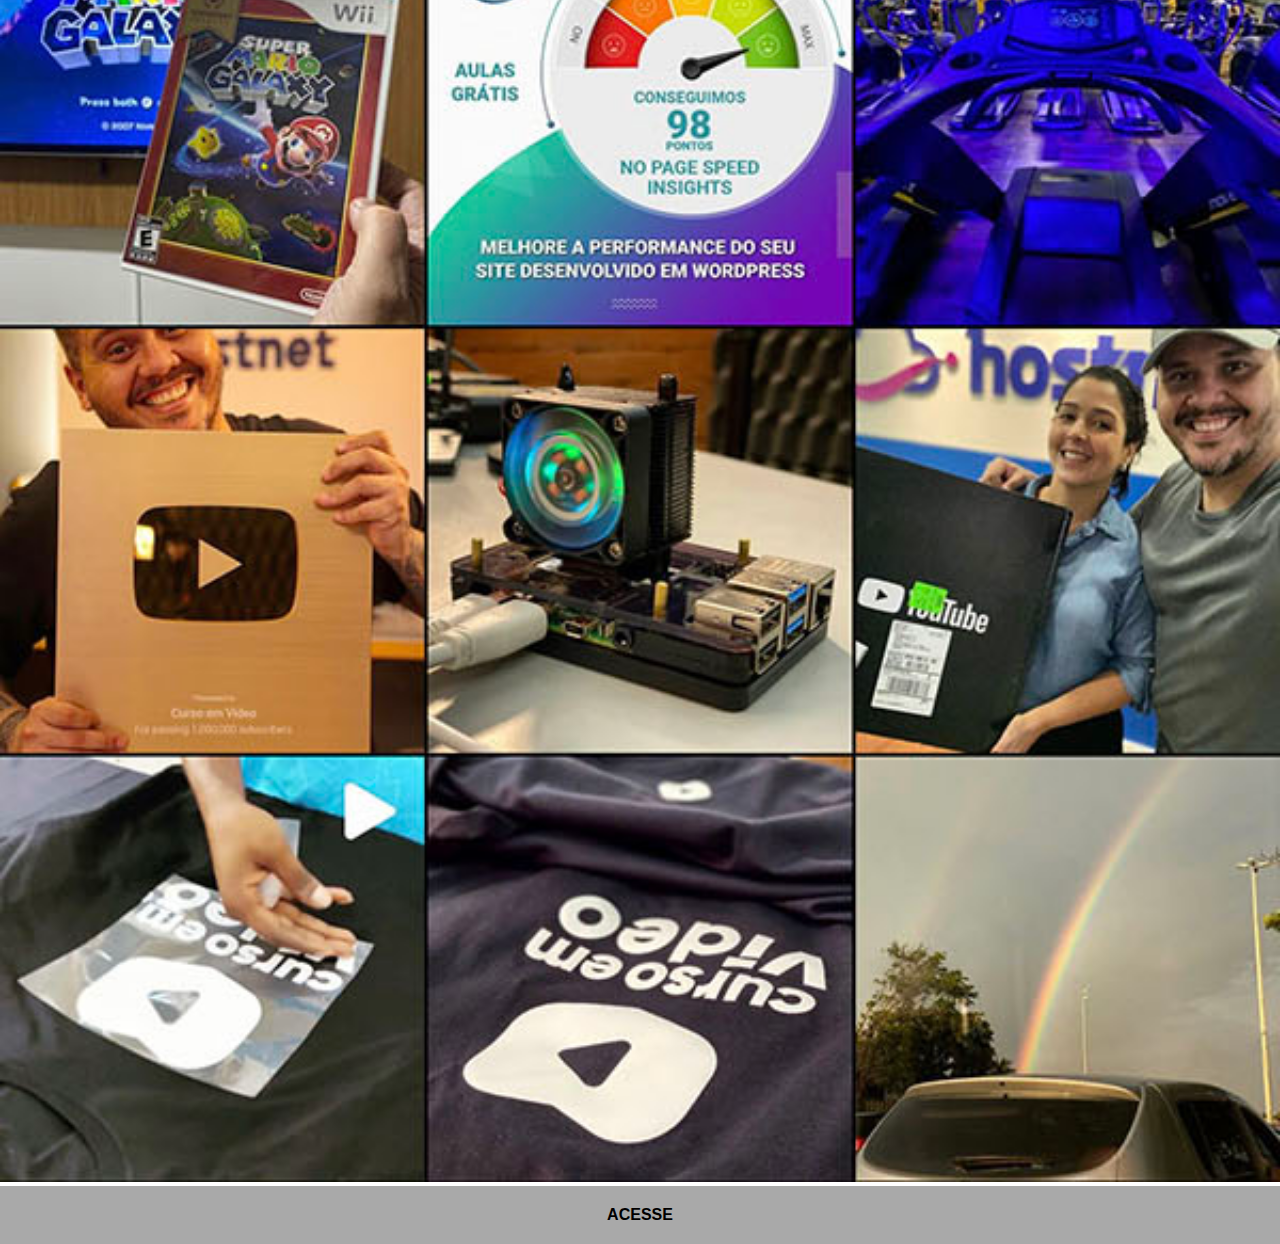
<file: instagram.html>
<!DOCTYPE html>
<html lang="pt-br">
<head>
    <meta charset="UTF-8">
    <meta name="viewport" content="width=device-width, initial-scale=1.0">
    <link rel="stylesheet" href="estilos/social.css">
    <title>Instagram</title>
</head>
<body>
    <img src="imagens/tela-instagram.jpg" alt="Instagram">
    <a href="https://www.instagram.com/gustavoguanabara/" target="_blank">ACESSE</a>
</body>
</html>
</file>
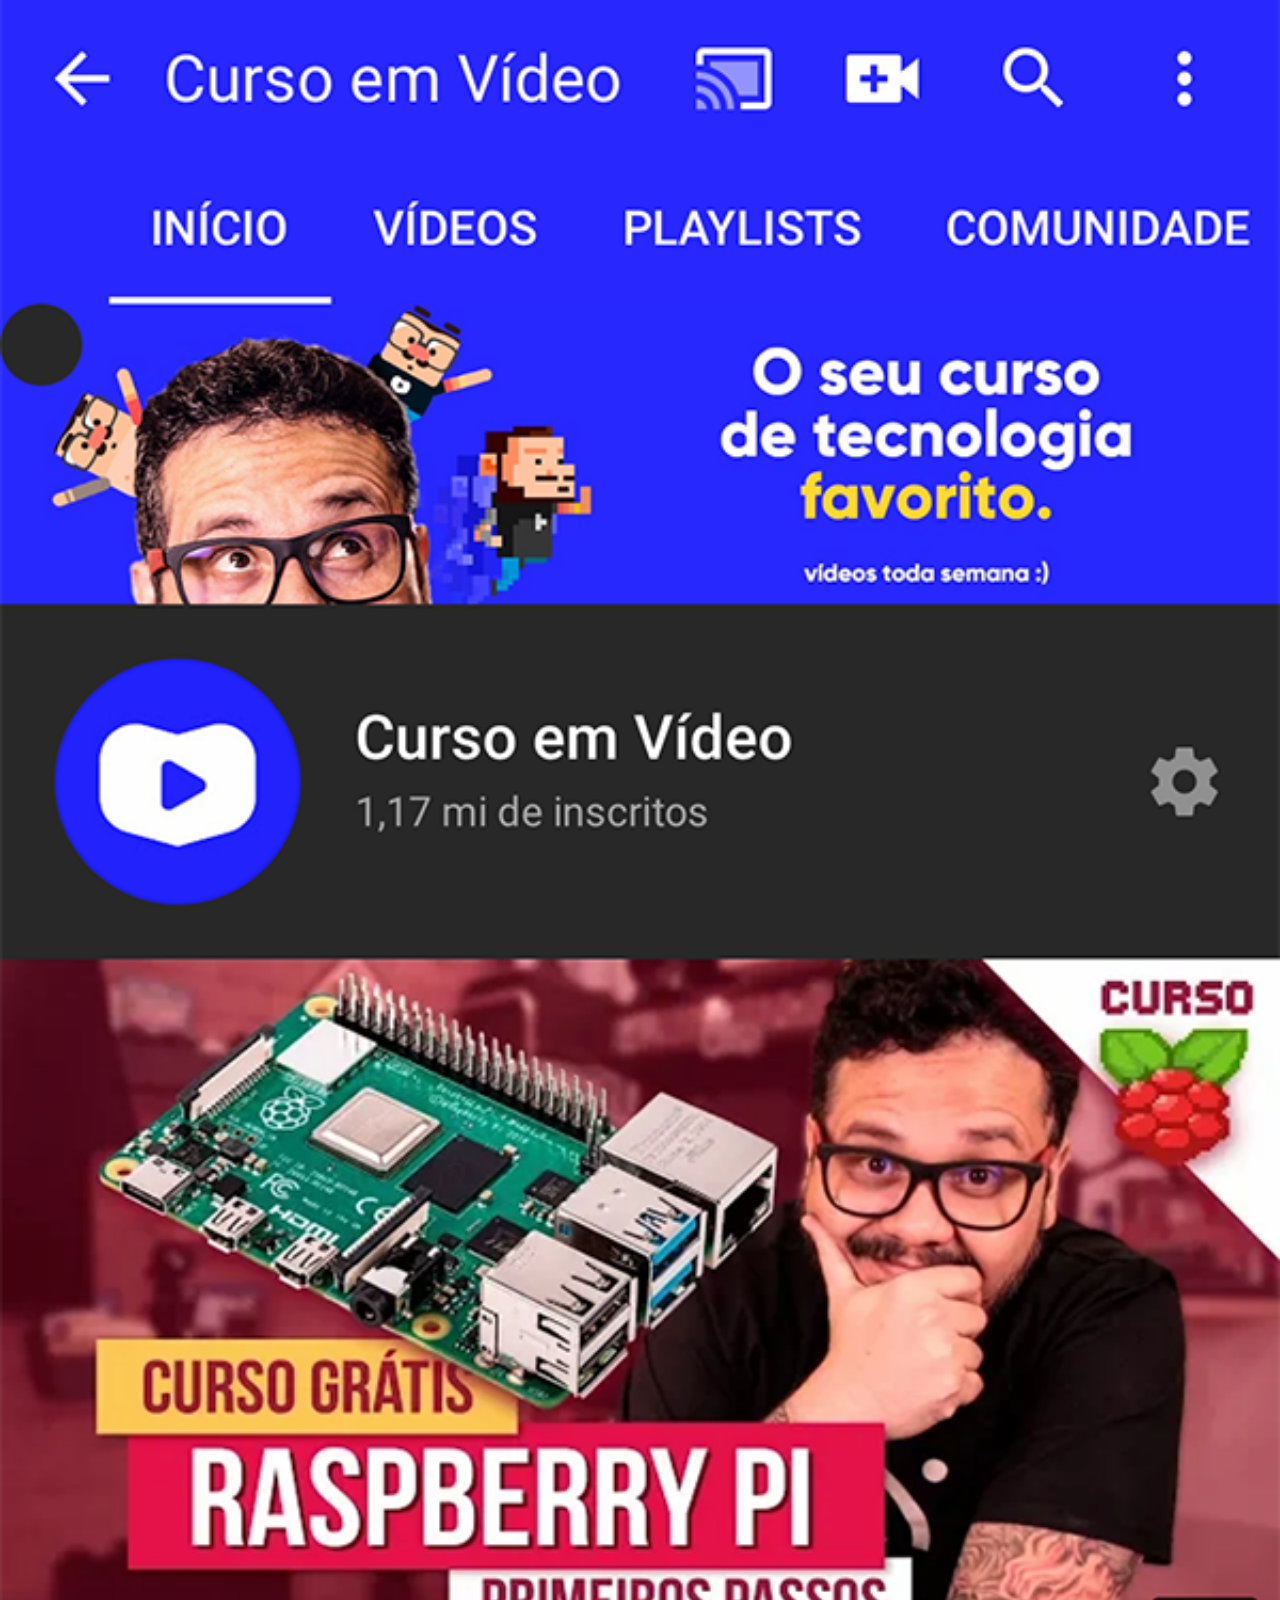
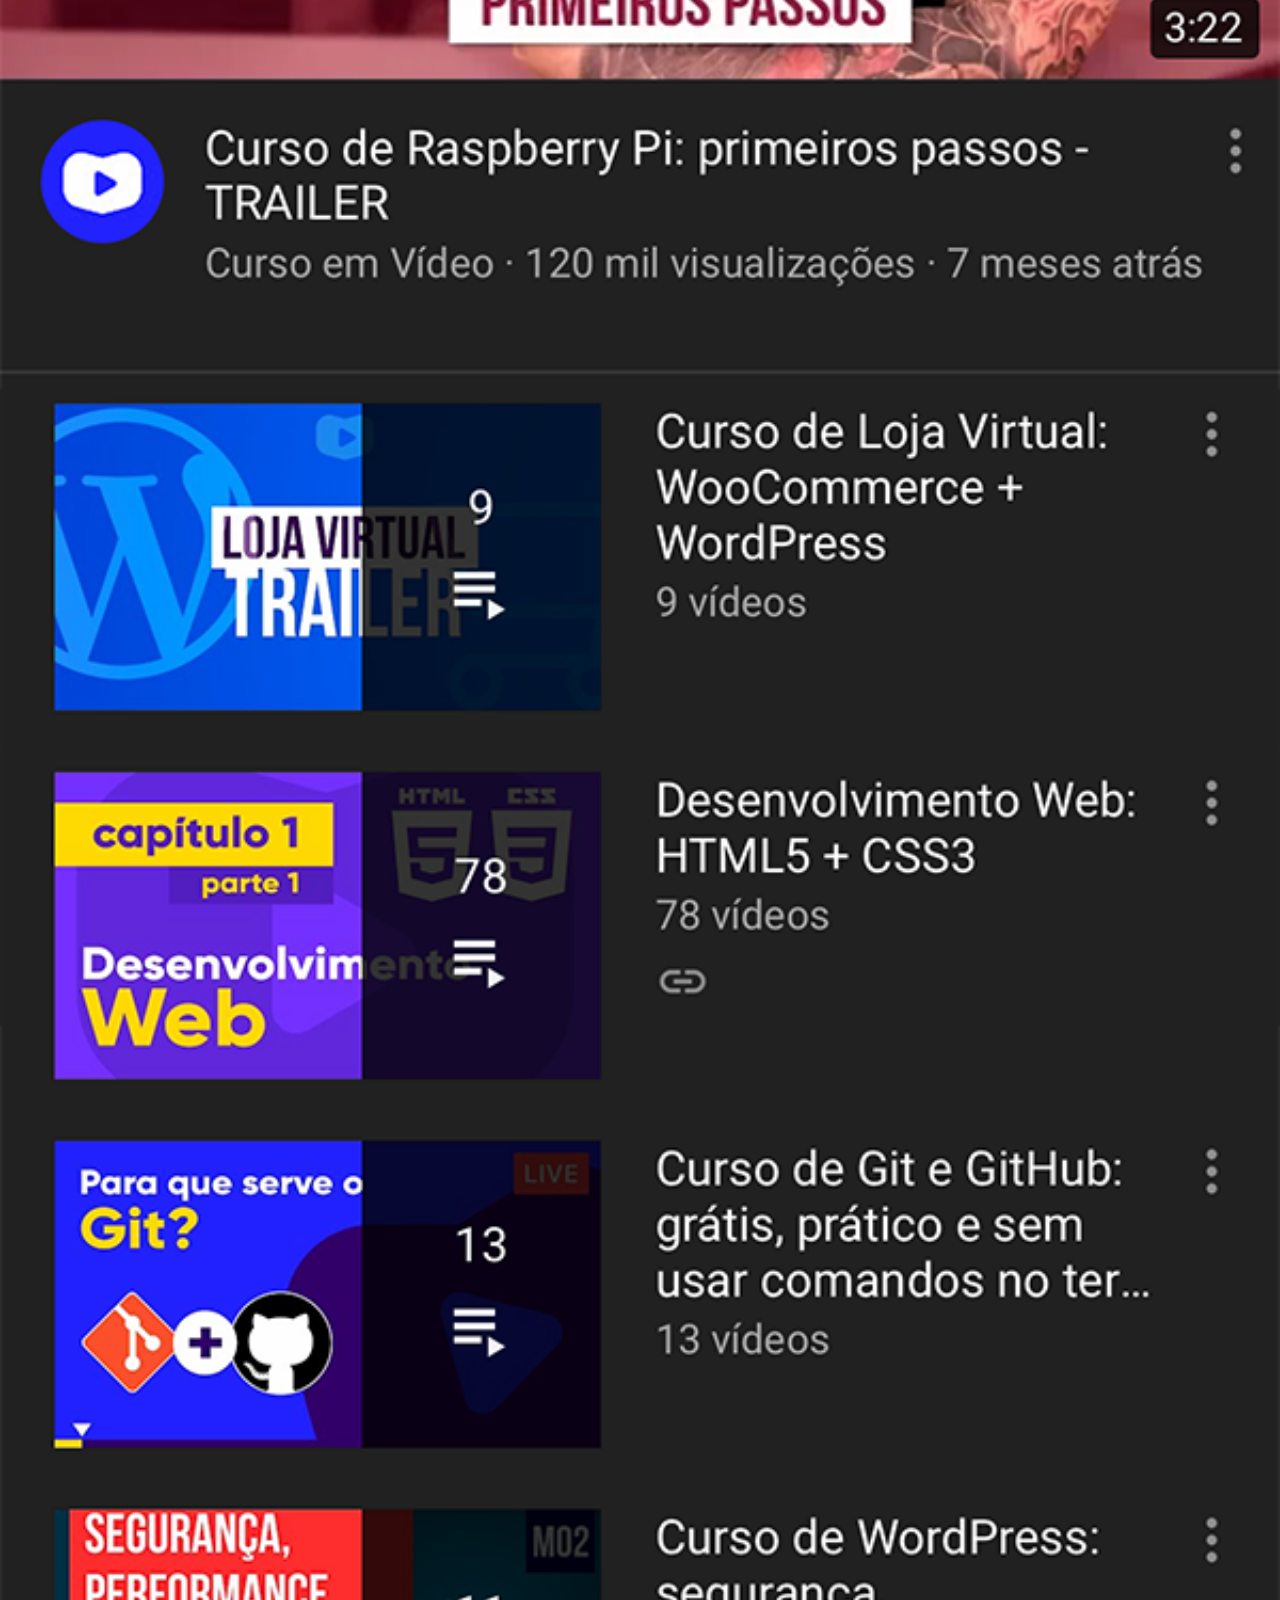
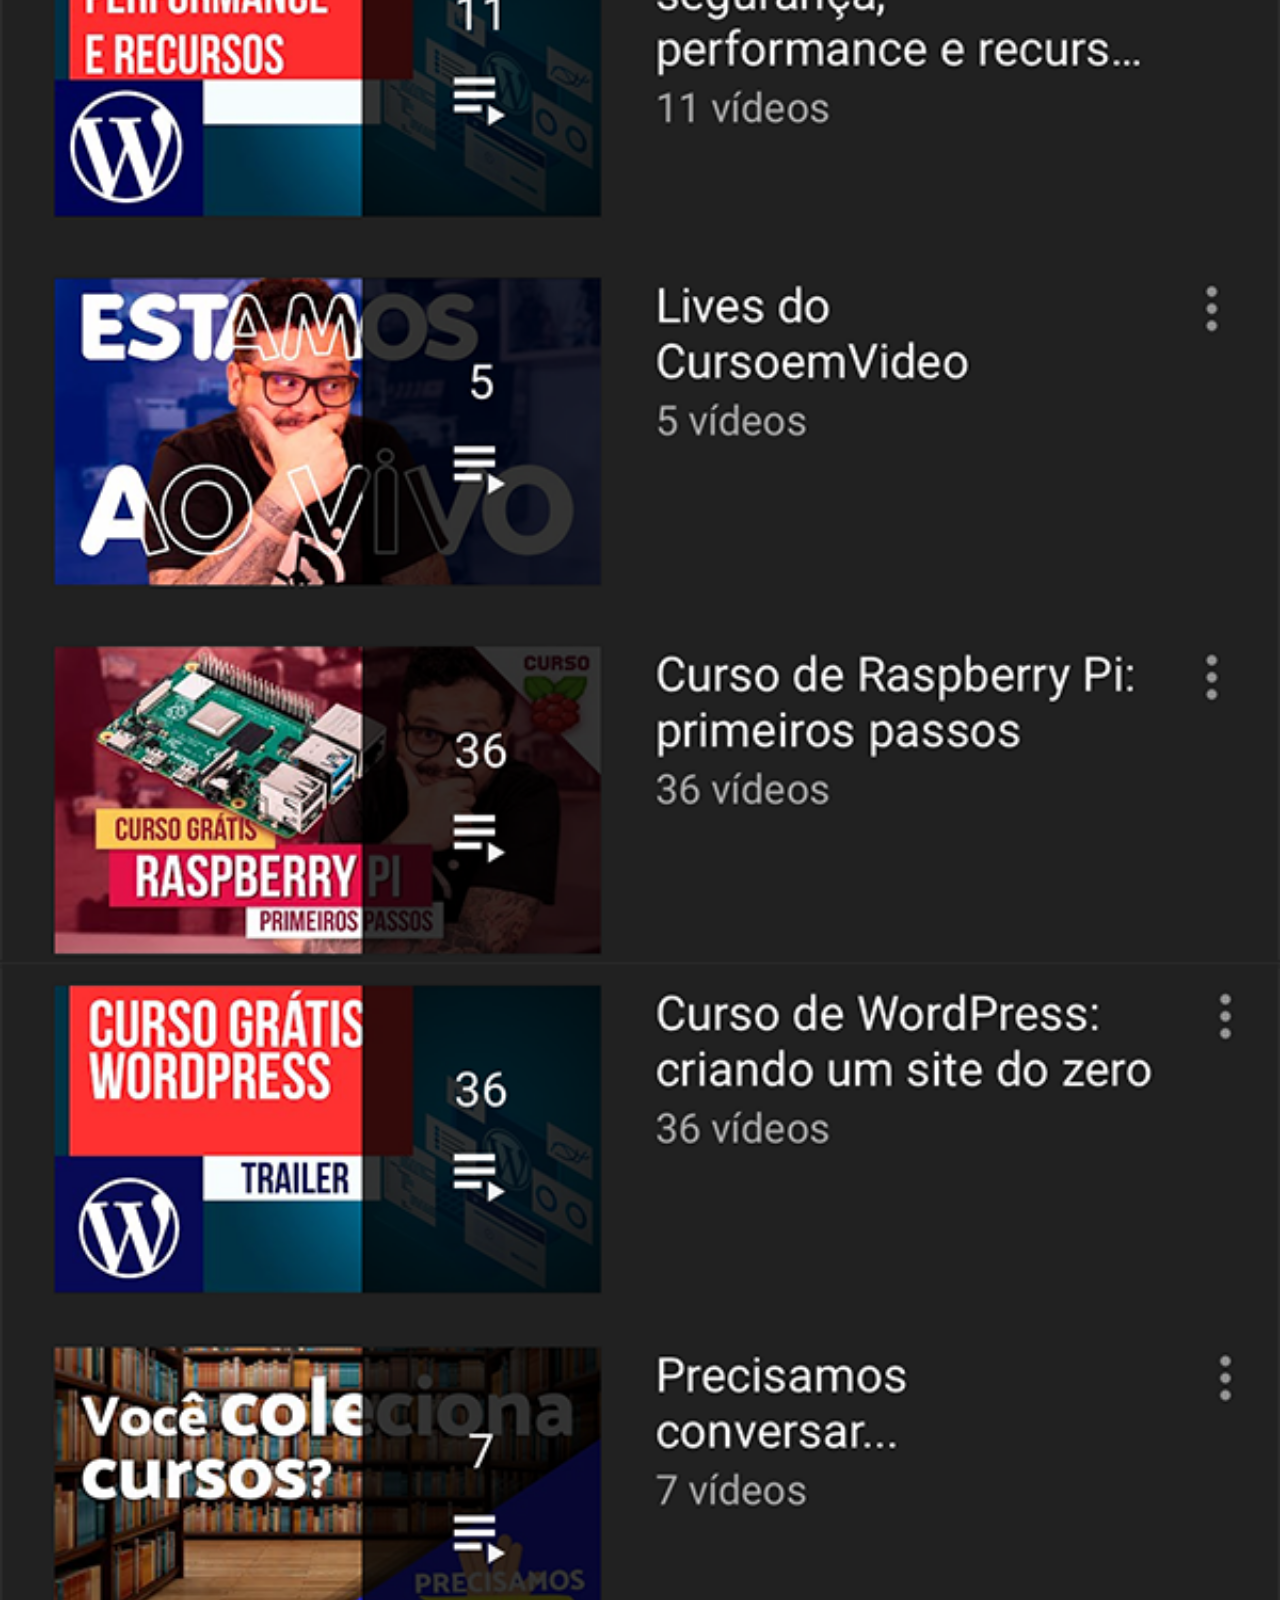
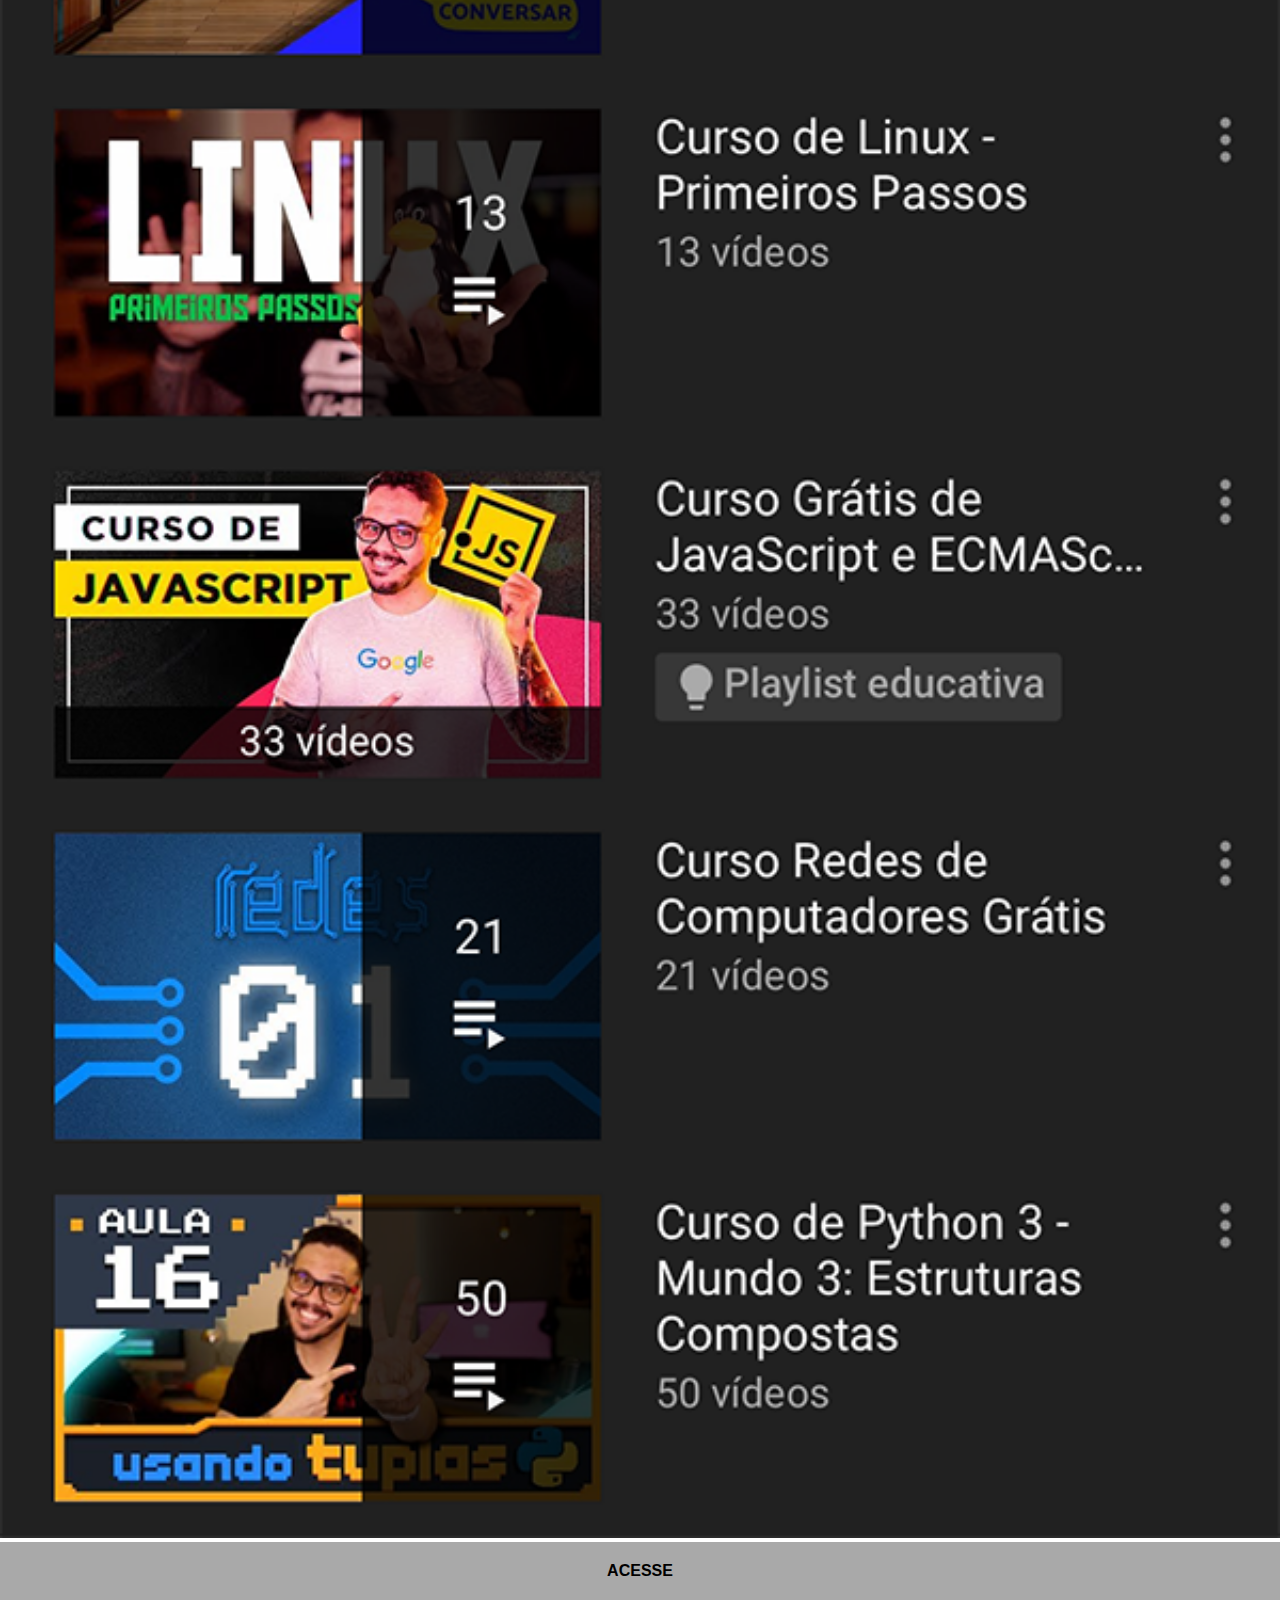
<file: youtube.html>
<!DOCTYPE html>
<html lang="pt-br">
<head>
    <meta charset="UTF-8">
    <meta name="viewport" content="width=device-width, initial-scale=1.0">
    <link rel="stylesheet" href="estilos/social.css">
    <title>Youtube</title>
</head>
<body>
    <img src="imagens/tela-youtube.png" alt="Youtube">
    <a href="https://www.youtube.com/@CursoemVideo/playlists" target="_blank">ACESSE</a>
</body>
</html>
</file>
<file: estilos/style.css>
@charset "UTF-8";

* {
    margin:0px;
    padding: 0px;
    font-family: Arial, Helvetica, sans-serif;
}

html, body{
    width: 100vw;
    height: 100vh;
    background-color: black;
}

body{
    background: url('../imagens/fundo.jpg') no-repeat bottom center;
}

main{
    position: relative;
    height: 100vh;
   
}

#telefone{
    position: absolute;
    top: 50%;
    left: 50%;
    transform: translate(-50%, -50%);

    height: 627px;
    width: 311px;
   background: url('../imagens/frame-iphone.png') no-repeat;
}

#tela{
    position: relative;
    top: 80px;
    left: 22px;
    width: 267px;
    height: 471px;
}

#redesSociais img{
    width: 30px;
    margin: 3px;
    border-radius: 50%;
    box-shadow: 3px 2px 6px #00000085;
    box-sizing: border-box;
}

#redesSociais{
    text-align: right;
}

#redesSociais img:hover{
    border: 2px solid white;
    transform: translate(-4px, -4px);
    box-shadow: 6px 5px 12px #00000085;
    transition: transform 0.2s;
}
</file>
<file: estilos/social.css>
@charset "UTF-8";

*{
    margin: 0px;
    padding: 0px;
    font-family: Arial, Helvetica, sans-serif;
}

::-webkit-scrollbar{
    width: 0px;
    height: 0px;
}

img{
    width: 100vw;
}

a{
    display: block;
    background-color: darkgrey;
    color: black;
    padding: 20px;
    text-align: center;
    font-weight: bolder;
    text-decoration: none;
}

a:hover{
    background-color: grey;
}
</file>
